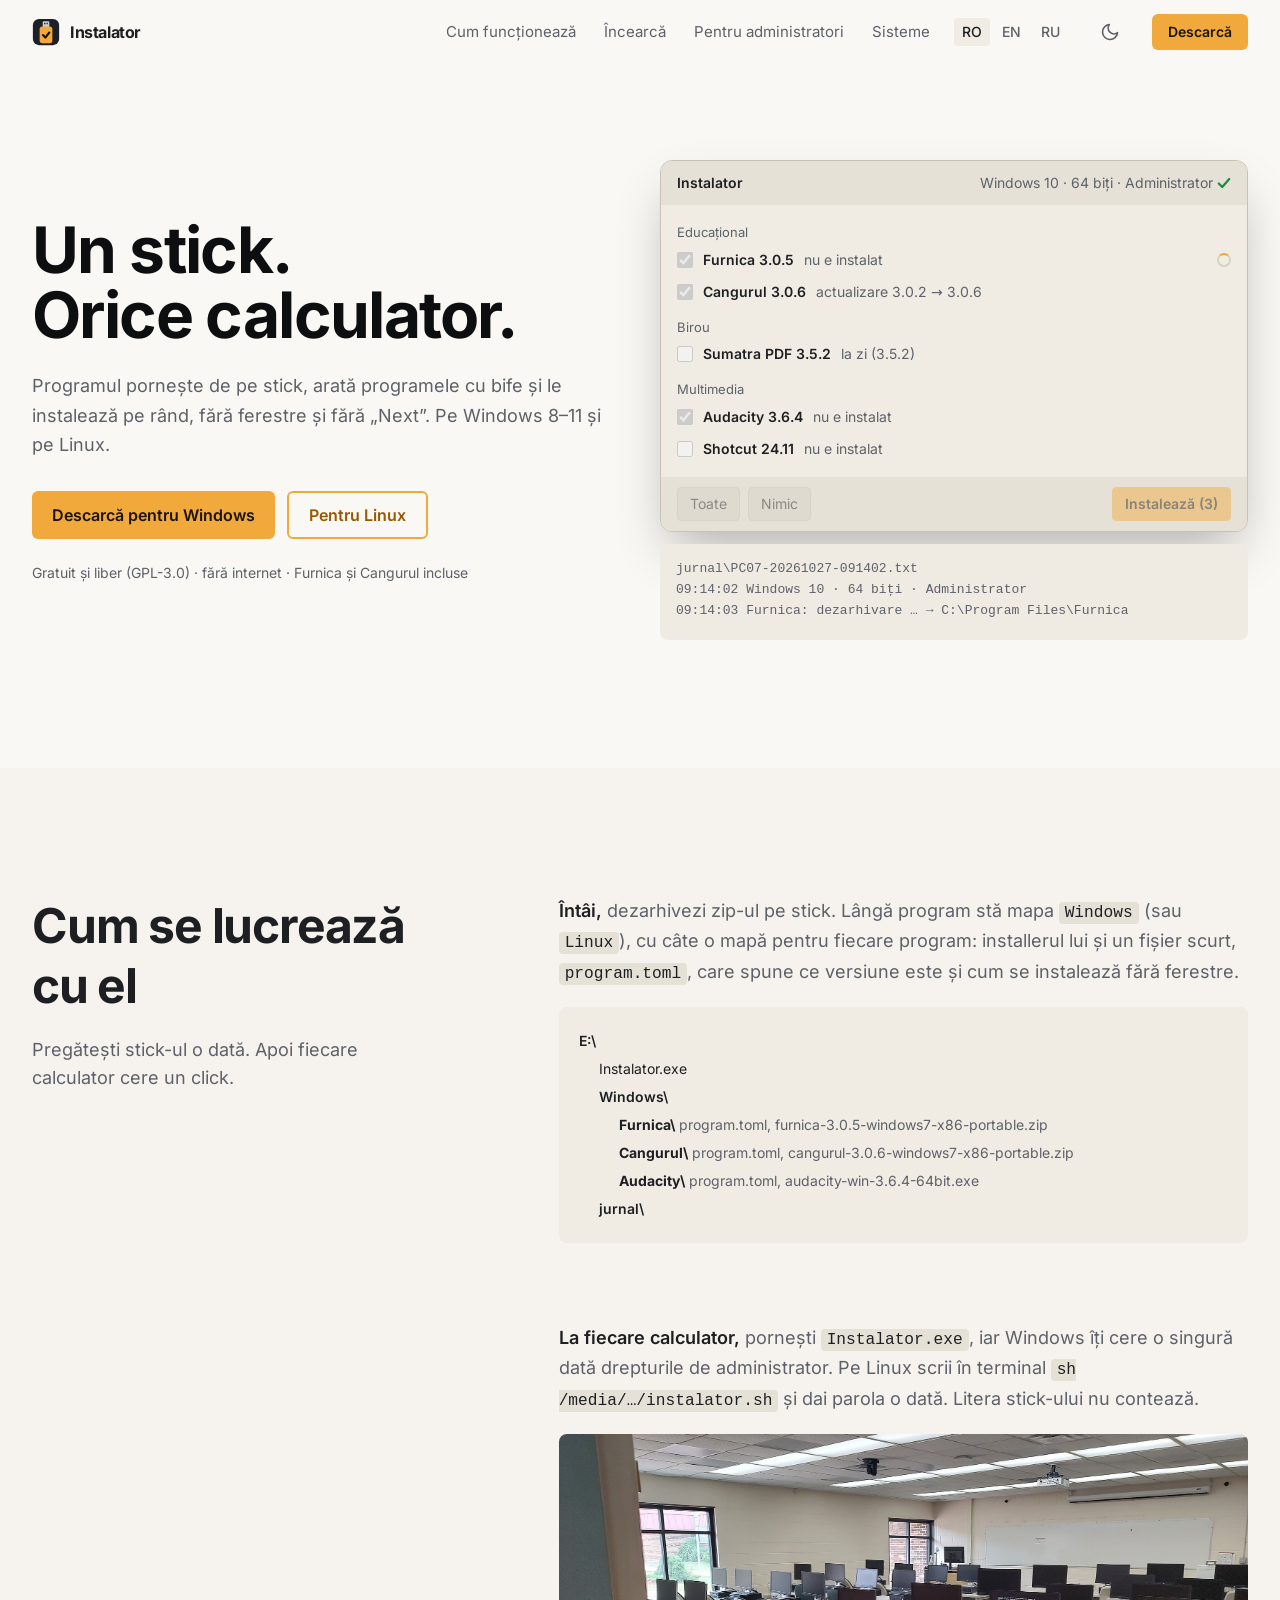
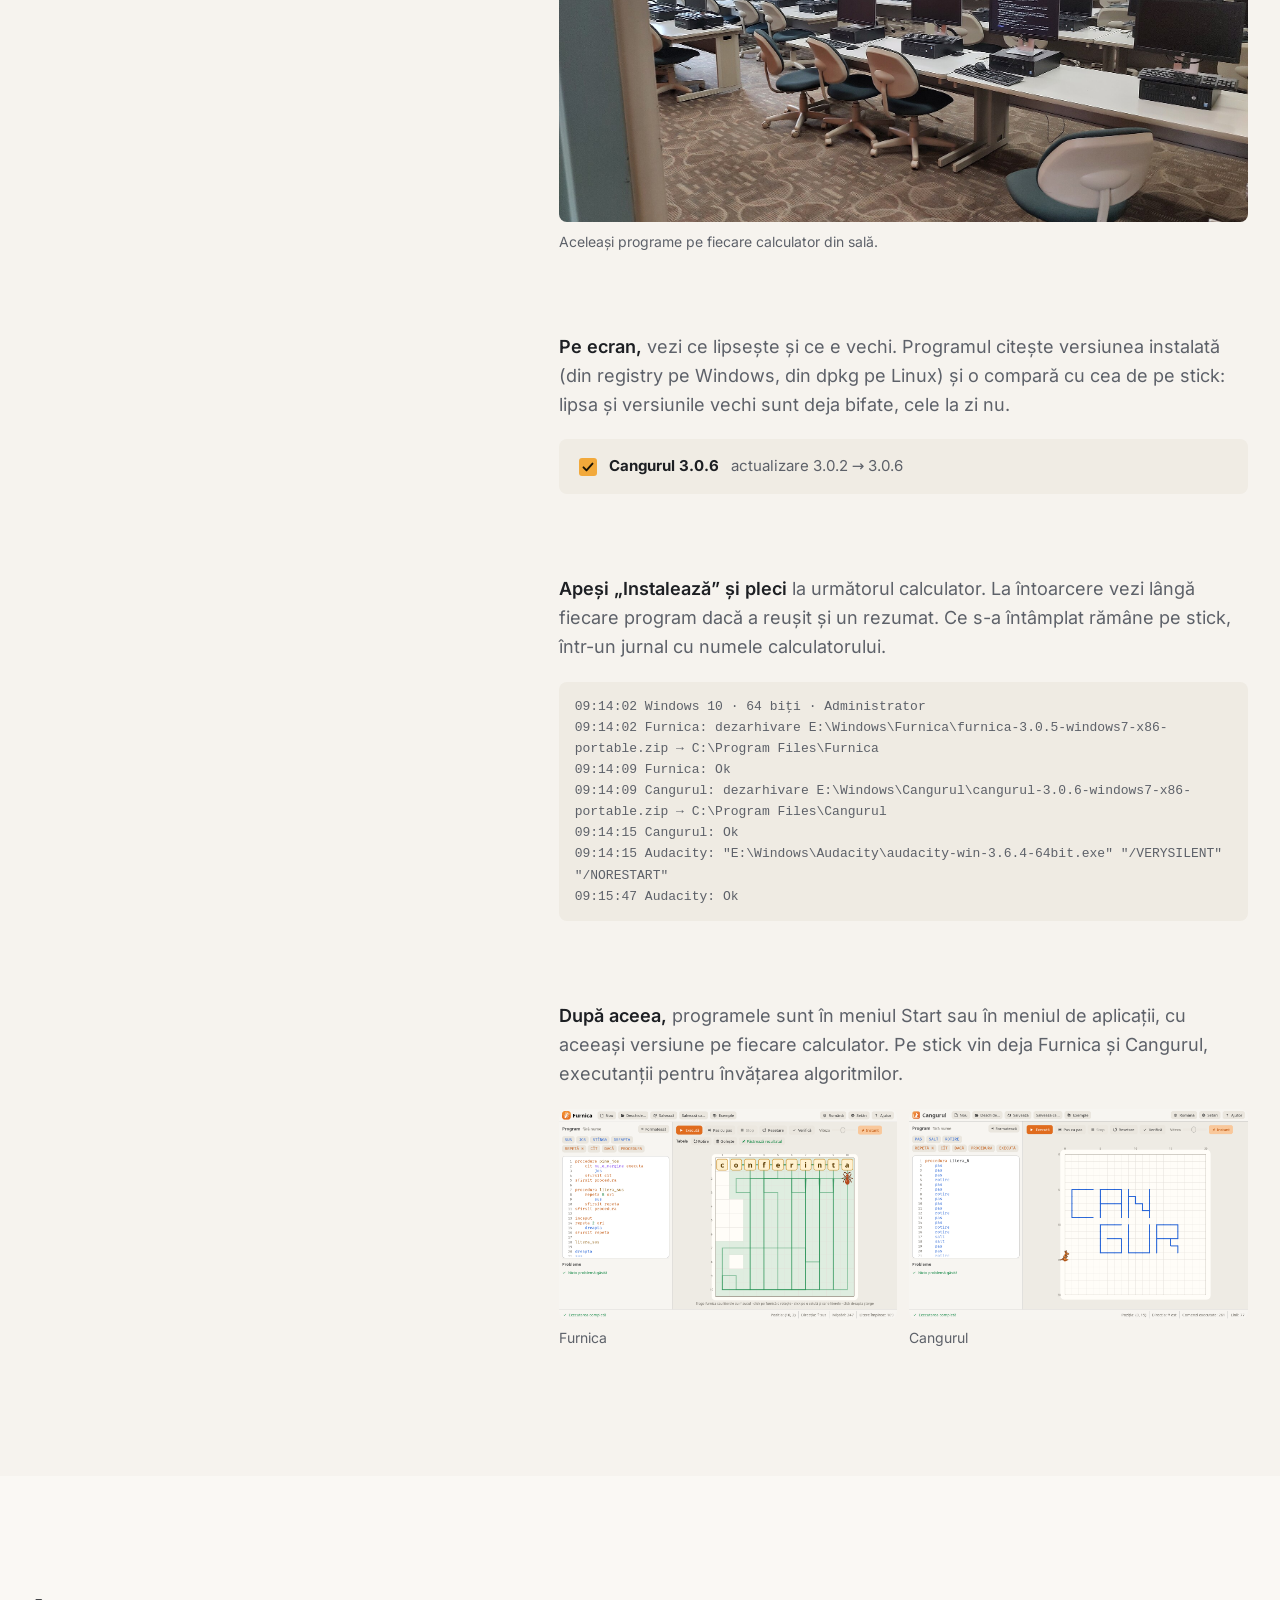
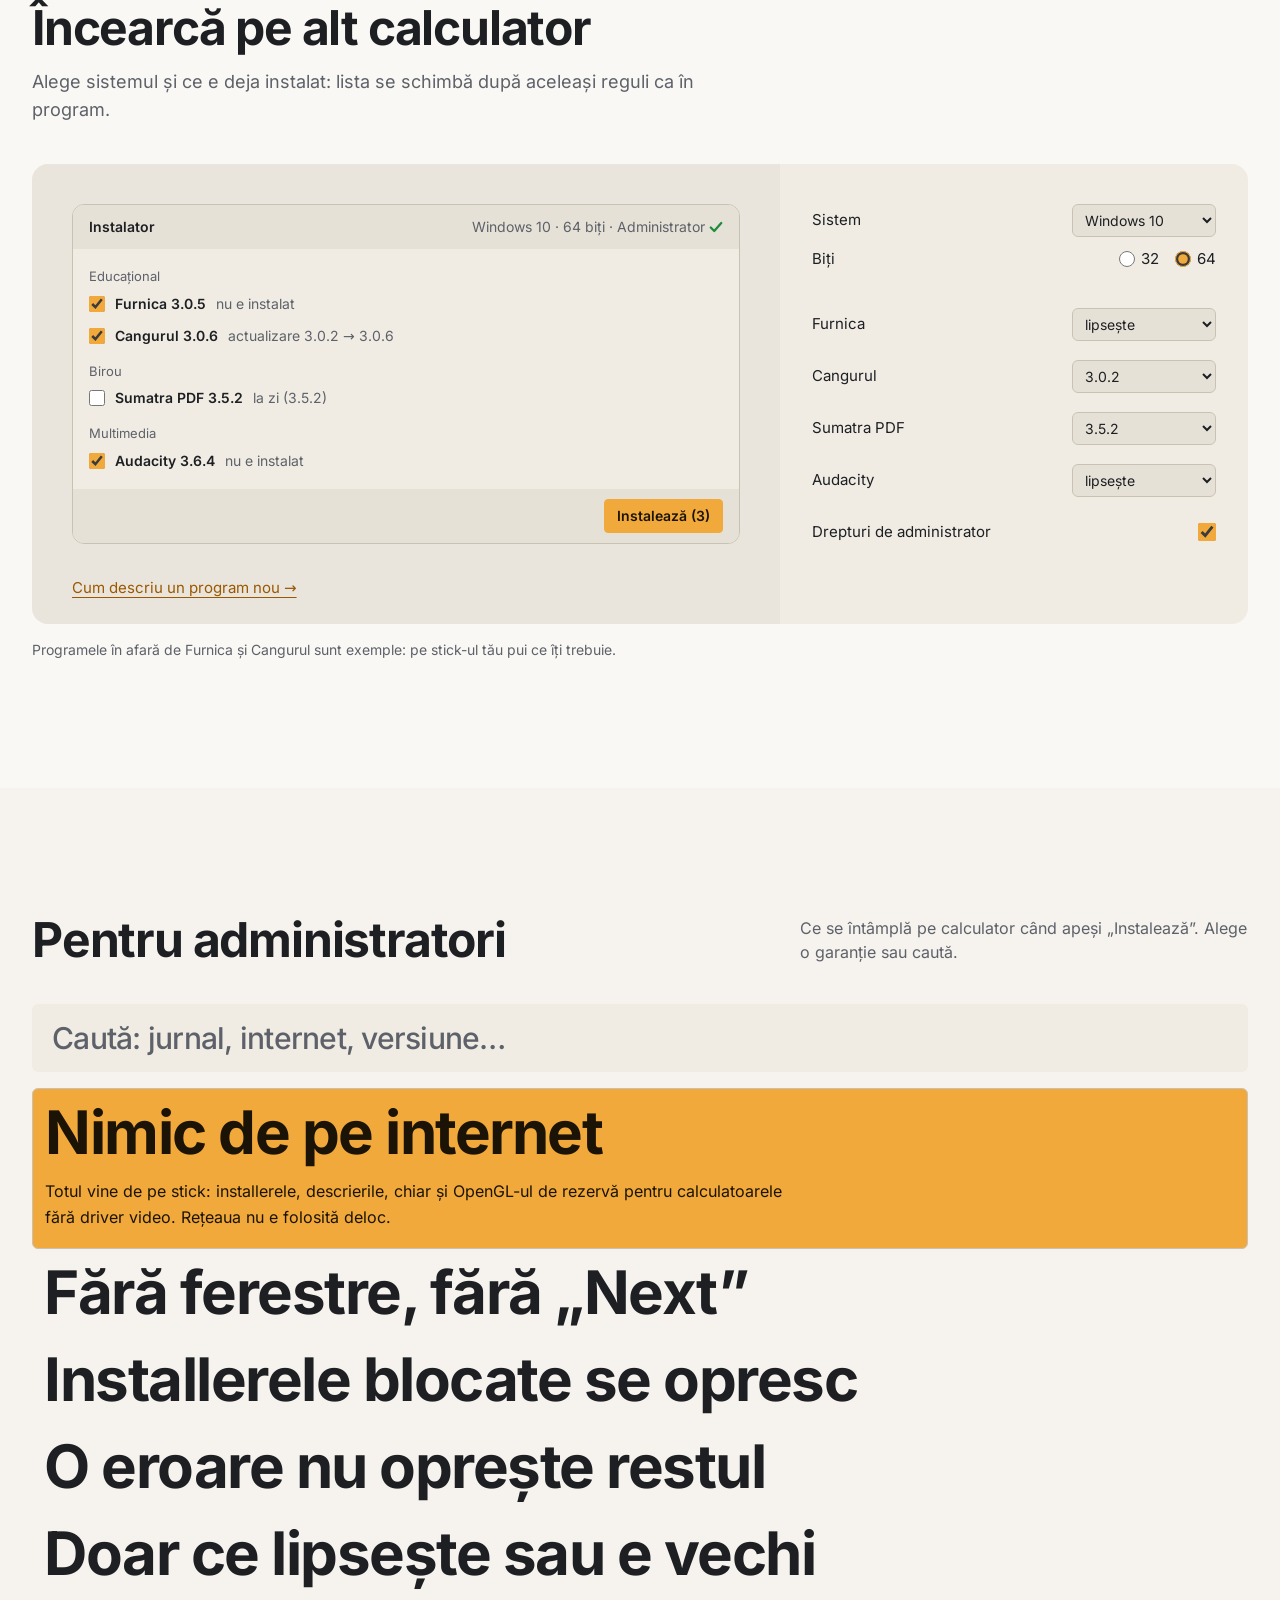
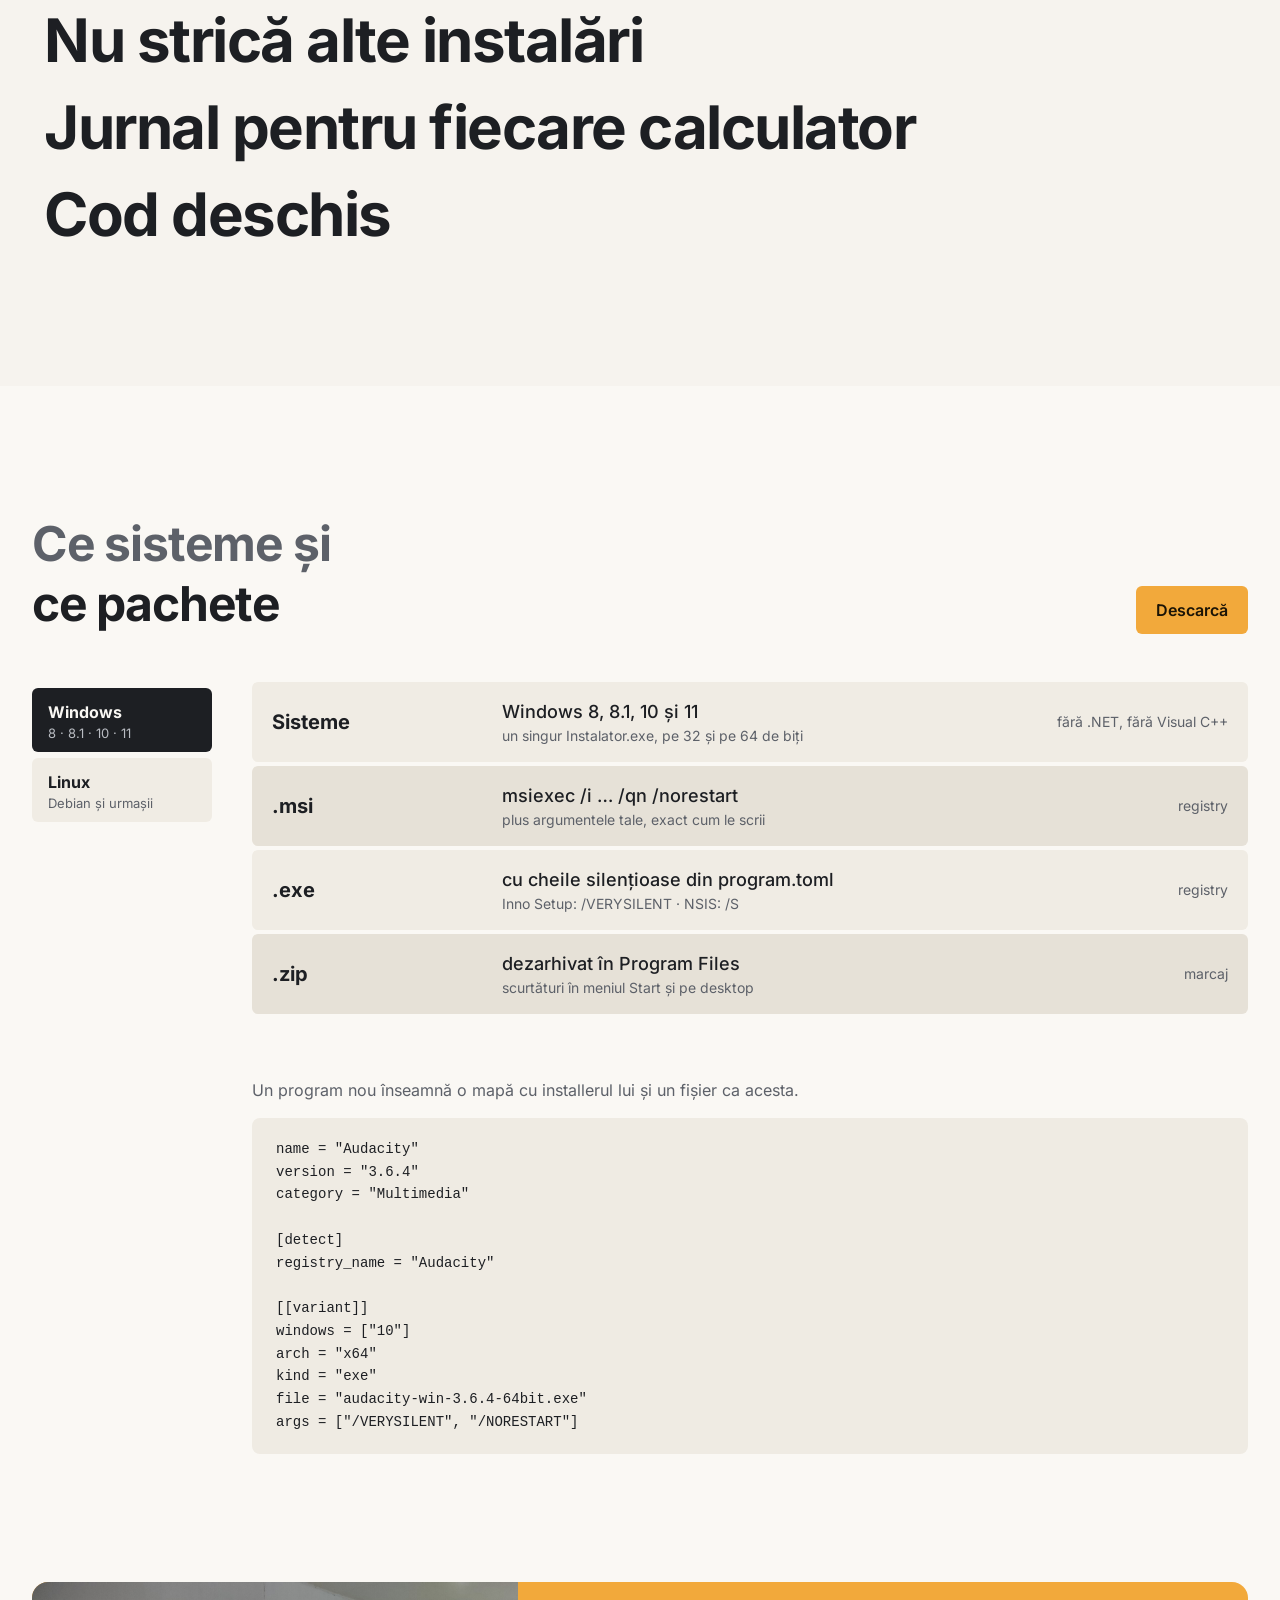
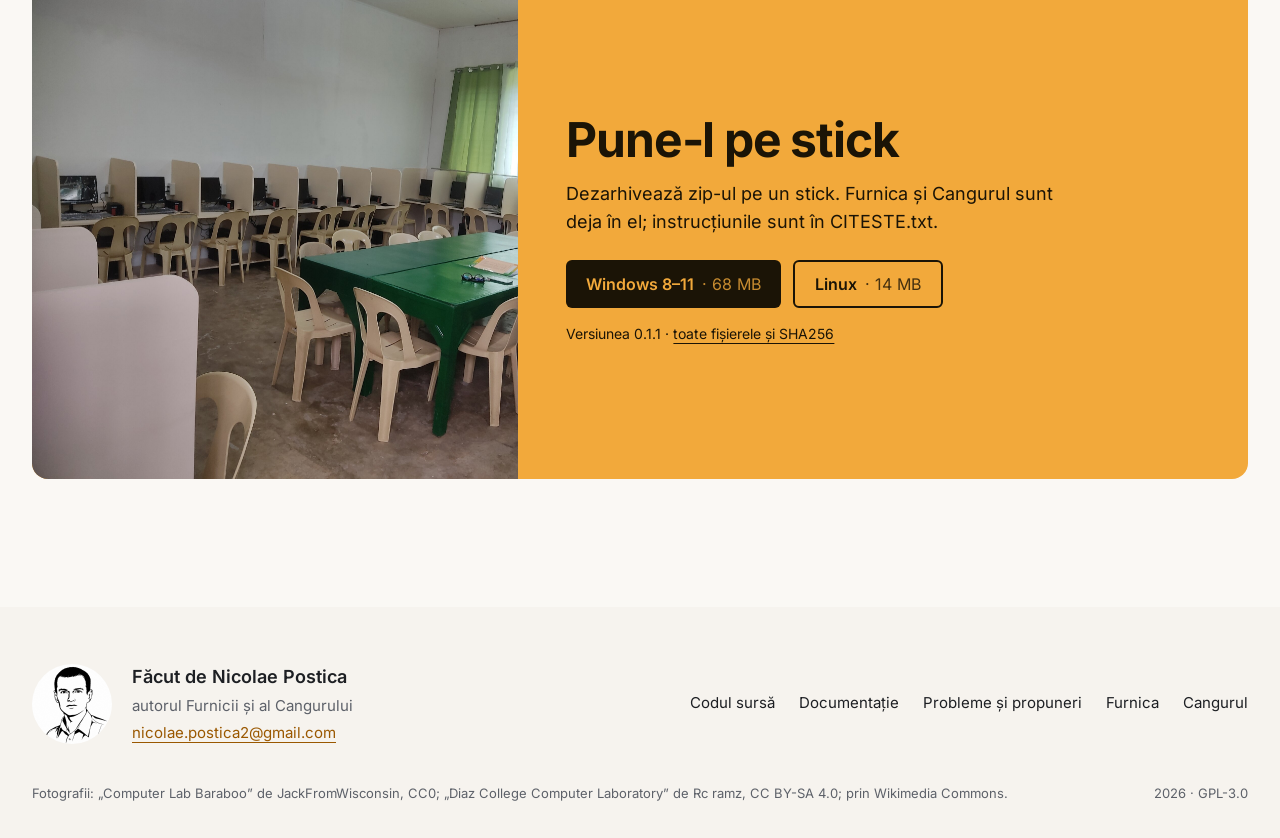
<file: site/index.html>
<!doctype html>
<html lang="ro">
<head>
<meta charset="utf-8">
<meta name="viewport" content="width=device-width, initial-scale=1">
<title>Instalator: toate calculatoarele de pe un singur stick</title>
<meta name="description" content="Programul pornește de pe stick și instalează pe rând, fără ferestre, programele bifate: pe Windows 8–11 și pe Ubuntu, Linux Mint, Q4OS, antiX. Liber, GPL-3.0.">
<meta property="og:title" content="Instalator">
<meta property="og:description" content="Un stick. Orice calculator. Instalare fără ferestre pe Windows și Linux.">
<meta property="og:image" content="https://nazdravan.github.io/installer/assets/laborator.jpg">
<link rel="alternate" hreflang="ro" href="https://nazdravan.github.io/installer/">
<link rel="alternate" hreflang="en" href="https://nazdravan.github.io/installer/en/">
<link rel="alternate" hreflang="ru" href="https://nazdravan.github.io/installer/ru/">
<link rel="alternate" hreflang="x-default" href="https://nazdravan.github.io/installer/">
<script>
  // Tema înainte de prima pictare: alegerea salvată, altfel cea a sistemului.
  try {
    var t = localStorage.getItem("tema");
    document.documentElement.dataset.theme = t || (matchMedia("(prefers-color-scheme: light)").matches ? "light" : "dark");
  } catch (e) {}
</script>
<link rel="icon" href="assets/favicon.svg" type="image/svg+xml">
<link rel="icon" href="assets/favicon-32.png" sizes="32x32" type="image/png">
<link rel="apple-touch-icon" href="assets/apple-touch-icon.png">
<link rel="preload" href="assets/inter-latin.woff2" as="font" type="font/woff2" crossorigin>
<link rel="stylesheet" href="style.css">
<script defer src="main.js"></script>
</head>
<body>

<header class="sticky top-0 z-20 bg-ground/95">
  <div class="container-page flex h-16 items-center gap-6">
    <a class="flex items-center gap-2.5 font-bold tracking-tight" href="./"><img src="assets/favicon.svg" width="28" height="28" alt="">Instalator</a>
    <nav class="ml-auto hidden gap-7 text-[15px] text-muted lg:flex" aria-label="Secțiuni">
      <a class="transition-colors hover:text-ink" href="#cum">Cum funcționează</a>
      <a class="transition-colors hover:text-ink" href="#incearca">Încearcă</a>
      <a class="transition-colors hover:text-ink" href="#garantii">Pentru administratori</a>
      <a class="transition-colors hover:text-ink" href="#sisteme">Sisteme</a>
    </nav>
    <nav class="ml-auto flex gap-1 text-sm lg:ml-0" aria-label="Limba">
      <a class="lang" href="" hreflang="ro" lang="ro" aria-current="page">RO</a>
      <a class="lang" href="en/" hreflang="en" lang="en" >EN</a>
      <a class="lang" href="ru/" hreflang="ru" lang="ru" >RU</a>
    </nav>
    <button type="button" id="theme" class="grid size-9 cursor-pointer place-items-center rounded-md text-muted transition-colors hover:bg-panel hover:text-ink" aria-label="Schimbă tema (deschisă / întunecată)" title="Schimbă tema (deschisă / întunecată)">
      <svg class="theme-sun size-5" viewBox="0 0 24 24" fill="none" stroke="currentColor" stroke-width="2" stroke-linecap="round" aria-hidden="true"><circle cx="12" cy="12" r="4"/><path d="M12 2v2M12 20v2M4.9 4.9l1.4 1.4M17.7 17.7l1.4 1.4M2 12h2M20 12h2M4.9 19.1l1.4-1.4M17.7 6.3l1.4-1.4"/></svg>
      <svg class="theme-moon size-5" viewBox="0 0 24 24" fill="none" stroke="currentColor" stroke-width="2" stroke-linecap="round" stroke-linejoin="round" aria-hidden="true"><path d="M21 12.8A9 9 0 1 1 11.2 3a7 7 0 0 0 9.8 9.8z"/></svg>
    </button>
    <a class="btn hidden px-4 py-2 text-sm sm:inline-flex" href="#descarca">Descarcă</a>
  </div>
</header>

<main>

<!-- Antet: textul la stânga, fereastra programului lucrând la dreapta. -->
<section class="container-page grid items-center gap-12 pt-14 pb-24 lg:grid-cols-12 lg:gap-10 lg:pt-24 lg:pb-32" aria-labelledby="titlu">
  <div class="animate-rise lg:col-span-6">
    <h1 id="titlu" class="text-[2.5rem] leading-[1.02] font-bold tracking-tight text-strong sm:text-6xl lg:text-[3.4rem] xl:text-[4rem]">Un stick.<br>Orice calculator.</h1>
    <p class="mt-6 max-w-xl text-lg leading-relaxed text-muted">Programul pornește de pe stick, arată programele cu bife și le instalează pe rând, fără ferestre și fără „Next”. Pe Windows 8–11 și pe Linux.</p>
    <div class="mt-8 flex flex-wrap gap-3">
      <a class="btn" href="#descarca">Descarcă pentru Windows</a>
      <a class="btn-outline" href="#descarca">Pentru Linux</a>
    </div>
    <p class="mt-6 text-sm text-muted">Gratuit și liber (GPL-3.0) · fără internet · Furnica și Cangurul incluse</p>
  </div>

  <div class="grid animate-rise gap-3 [animation-delay:.1s] lg:col-span-6">
    <div class="app" data-ui id="hero-app" aria-label="Fereastra Instalatorului, demonstrație">
      <div class="app-titlebar"><span>Instalator</span><span class="app-sys">Windows 10 · 64 biți · Administrator <i class="ic ok" role="img" aria-label="✓"></i></span></div>
      <div class="app-list">
        <div class="app-cat">Educațional</div>
        <label class="app-row"><input type="checkbox" checked data-name="Furnica"> <b>Furnica 3.0.5</b> <span class="st">nu e instalat</span> <span class="res"></span></label>
        <label class="app-row"><input type="checkbox" checked data-name="Cangurul"> <b>Cangurul 3.0.6</b> <span class="st">actualizare 3.0.2 → 3.0.6</span> <span class="res"></span></label>
        <div class="app-cat">Birou</div>
        <label class="app-row"><input type="checkbox" data-name="Sumatra PDF"> <b>Sumatra PDF 3.5.2</b> <span class="st">la zi (3.5.2)</span> <span class="res"></span></label>
        <div class="app-cat">Multimedia</div>
        <label class="app-row"><input type="checkbox" checked data-name="Audacity"> <b>Audacity 3.6.4</b> <span class="st">nu e instalat</span> <span class="res"></span></label>
        <label class="app-row"><input type="checkbox" data-name="Shotcut"> <b>Shotcut 24.11</b> <span class="st">nu e instalat</span> <span class="res"></span></label>
      </div>
      <div class="app-foot">
        <button type="button" class="app-btn" data-act="all">Toate</button>
        <button type="button" class="app-btn" data-act="none">Nimic</button>
        <span class="app-summary" aria-live="polite"></span>
        <button type="button" class="app-btn app-primary" data-act="install">Instalează (3)</button>
      </div>
    </div>
    <pre class="journal" id="hero-journal" aria-label="Jurnalul de pe stick"><code>jurnal\PC07-20261027-091402.txt
09:14:02 Windows 10 · 64 biți · Administrator</code></pre>
    <p class="text-sm text-muted"></p>
  </div>
</section>

<!-- Cum funcționează: titlul în stânga, pașii în dreapta. -->
<section id="cum" class="bg-panel/40 py-24 lg:py-32" aria-labelledby="cum-t">
  <div class="container-page grid gap-12 lg:grid-cols-12">
    <div class="lg:col-span-4">
      <h2 id="cum-t" class="text-4xl leading-tight font-bold tracking-tight lg:text-5xl">Cum se lucrează cu el</h2>
      <p class="mt-5 max-w-sm text-lg text-muted">Pregătești stick-ul o dată. Apoi fiecare calculator cere un click.</p>
    </div>

    <div class="grid gap-20 lg:col-span-7 lg:col-start-6">
      <div class="reveal grid gap-5">
        <p class="step"><b>Întâi,</b> dezarhivezi zip-ul pe stick. Lângă program stă mapa <code>Windows</code> (sau <code>Linux</code>), cu câte o mapă pentru fiecare program: installerul lui și un fișier scurt, <code>program.toml</code>, care spune ce versiune este și cum se instalează fără ferestre.</p>
        <div class="rounded-lg bg-panel p-5 text-sm leading-loose" data-ui>
          <div class="font-semibold">E:\</div>
          <div class="pl-5">Instalator.exe</div>
          <div class="pl-5 font-semibold">Windows\</div>
          <div class="pl-10"><b>Furnica\</b> <span class="block text-muted sm:inline">program.toml, furnica-3.0.5-windows7-x86-portable.zip</span></div>
          <div class="pl-10"><b>Cangurul\</b> <span class="block text-muted sm:inline">program.toml, cangurul-3.0.6-windows7-x86-portable.zip</span></div>
          <div class="pl-10"><b>Audacity\</b> <span class="block text-muted sm:inline">program.toml, audacity-win-3.6.4-64bit.exe</span></div>
          <div class="pl-5 font-semibold">jurnal\</div>
        </div>
      </div>

      <div class="reveal grid gap-5">
        <p class="step"><b>La fiecare calculator,</b> pornești <code>Instalator.exe</code>, iar Windows îți cere o singură dată drepturile de administrator. Pe Linux scrii în terminal <code>sh /media/…/instalator.sh</code> și dai parola o dată. Litera stick-ului nu contează.</p>
        <figure>
          <img class="aspect-video w-full rounded-lg object-cover" src="assets/laborator.jpg" width="1920" height="1440" alt="O sală cu rânduri de calculatoare și scaune goale" loading="lazy">
          <figcaption class="mt-2.5 text-sm text-muted">Aceleași programe pe fiecare calculator din sală.</figcaption>
        </figure>
      </div>

      <div class="reveal grid gap-5">
        <p class="step"><b>Pe ecran,</b> vezi ce lipsește și ce e vechi. Programul citește versiunea instalată (din registry pe Windows, din dpkg pe Linux) și o compară cu cea de pe stick: lipsa și versiunile vechi sunt deja bifate, cele la zi nu.</p>
        <div class="flex flex-wrap items-center gap-3 rounded-lg bg-panel px-5 py-4 text-[15px]" data-ui>
          <span class="grid size-[18px] place-items-center rounded-[3px] bg-amber text-amber-ink"><i class="ic text-xs" aria-hidden="true"></i></span>
          <b>Cangurul 3.0.6</b> <span class="text-muted">actualizare 3.0.2 → 3.0.6</span>
        </div>
      </div>

      <div class="reveal grid gap-5">
        <p class="step"><b>Apeși „Instalează” și pleci</b> la următorul calculator. La întoarcere vezi lângă fiecare program dacă a reușit și un rezumat. Ce s-a întâmplat rămâne pe stick, într-un jurnal cu numele calculatorului.</p>
<pre class="journal min-h-0"><code>09:14:02 Windows 10 · 64 biți · Administrator
09:14:02 Furnica: dezarhivare E:\Windows\Furnica\furnica-3.0.5-windows7-x86-portable.zip → C:\Program Files\Furnica
09:14:09 Furnica: Ok
09:14:09 Cangurul: dezarhivare E:\Windows\Cangurul\cangurul-3.0.6-windows7-x86-portable.zip → C:\Program Files\Cangurul
09:14:15 Cangurul: Ok
09:14:15 Audacity: "E:\Windows\Audacity\audacity-win-3.6.4-64bit.exe" "/VERYSILENT" "/NORESTART"
09:15:47 Audacity: Ok</code></pre>
      </div>

      <div class="reveal grid gap-5">
        <p class="step"><b>După aceea,</b> programele sunt în meniul Start sau în meniul de aplicații, cu aceeași versiune pe fiecare calculator. Pe stick vin deja Furnica și Cangurul, executanții pentru învățarea algoritmilor.</p>
        <div class="grid grid-cols-2 gap-3">
          <figure><img class="aspect-[16/10] w-full rounded-lg object-cover object-left-top" src="assets/furnica.png" width="1280" height="800" alt="Furnica: programul cu tabela de litere și editorul de comenzi" loading="lazy"><figcaption class="mt-2 text-sm text-muted">Furnica</figcaption></figure>
          <figure><img class="aspect-[16/10] w-full rounded-lg object-cover object-left-top" src="assets/cangurul.png" width="1280" height="800" alt="Cangurul: programul cu câmpul pe care cangurul desenează linii" loading="lazy"><figcaption class="mt-2 text-sm text-muted">Cangurul</figcaption></figure>
        </div>
      </div>
    </div>
  </div>
</section>

<!-- Încearcă: demonstrația și controalele ei. -->
<section id="incearca" class="py-24 lg:py-32" aria-labelledby="incearca-t">
  <div class="container-page">
    <div class="max-w-2xl">
      <h2 id="incearca-t" class="text-4xl font-bold tracking-tight lg:text-5xl">Încearcă pe alt calculator</h2>
      <p class="mt-4 text-lg text-muted">Alege sistemul și ce e deja instalat: lista se schimbă după aceleași reguli ca în program.</p>
    </div>
    <div class="panel relative mt-10 grid grid-cols-1 overflow-hidden rounded-2xl bg-panel lg:grid-cols-[1.6fr_1fr]">
      <div class="min-w-0 bg-panel-2/60 p-4 pb-6 sm:p-8 lg:p-10 lg:pb-20">
        <div class="app shadow-none" data-ui>
          <div class="app-titlebar"><span>Instalator</span><span class="app-sys" id="sim-sys">Windows 10 · 64 biți · Administrator</span></div>
          <div class="app-list" id="sim-list"></div>
          <div class="app-foot"><span class="app-summary"></span><span class="app-btn app-primary" id="sim-count">Instalează (0)</span></div>
        </div>
      </div>
      <form class="grid min-w-0 content-start gap-1 p-4 pb-16 text-[15px] sm:p-8" data-ui id="sim-form" aria-label="Calculatorul simulat">
        <label class="ctl"><span>Sistem</span>
          <select name="os" class="sel">
            <option value="win8">Windows 8.1</option>
            <option value="win10" selected>Windows 10</option>
            <option value="win11">Windows 11</option>
            <option value="ubuntu">Ubuntu 24.04</option>
            <option value="mint">Linux Mint 22</option>
            <option value="antix">antiX 23</option>
          </select>
        </label>
        <fieldset class="ctl">
          <legend class="float-left">Biți</legend>
          <span class="flex gap-4"><label class="flex items-center gap-1.5"><input class="size-4 accent-amber" type="radio" name="arch" value="x86"> 32</label><label class="flex items-center gap-1.5"><input class="size-4 accent-amber" type="radio" name="arch" value="x64" checked> 64</label></span>
        </fieldset>
        <label class="ctl"><span>Furnica</span>
          <select name="Furnica" class="sel"><option value="">lipsește</option><option value="3.0.2">3.0.2</option><option value="3.0.5">3.0.5</option><option value="msi">pusă din .msi</option></select>
        </label>
        <label class="ctl"><span>Cangurul</span>
          <select name="Cangurul" class="sel"><option value="">lipsește</option><option value="3.0.2" selected>3.0.2</option><option value="3.0.6">3.0.6</option></select>
        </label>
        <label class="ctl"><span>Sumatra PDF</span>
          <select name="Sumatra PDF" class="sel"><option value="">lipsește</option><option value="3.4.6">3.4.6</option><option value="3.5.2" selected>3.5.2</option></select>
        </label>
        <label class="ctl"><span>Audacity</span>
          <select name="Audacity" class="sel"><option value="" selected>lipsește</option><option value="3.6.4">3.6.4</option></select>
        </label>
        <label class="ctl"><span>Drepturi de administrator</span>
          <input class="size-[18px] accent-amber" type="checkbox" name="admin" checked>
        </label>
      </form>
      <a class="link absolute bottom-6 left-4 text-[15px] sm:left-8 lg:left-10" href="https://github.com/nazdravan/installer#cum-adaug-un-program">Cum descriu un program nou →</a>
    </div>
    <p class="mt-4 text-sm text-muted">Programele în afară de Furnica și Cangurul sunt exemple: pe stick-ul tău pui ce îți trebuie.</p>
  </div>
</section>

<!-- Pentru administratori: garanțiile ca un meniu de comenzi mărit. -->
<section id="garantii" class="bg-panel/40 py-24 lg:py-32" aria-labelledby="garantii-t" data-ui>
  <div class="container-page">
    <div class="flex flex-wrap items-end justify-between gap-6">
      <h2 id="garantii-t" class="text-4xl font-bold tracking-tight lg:text-5xl">Pentru administratori</h2>
      <p class="max-w-md text-muted">Ce se întâmplă pe calculator când apeși „Instalează”. Alege o garanție sau caută.</p>
    </div>
    <label class="mt-10 block"><span class="sr-only">Caută</span>
      <input type="search" id="g-filter" placeholder="Caută: jurnal, internet, versiune…" autocomplete="off" class="w-full rounded-md bg-panel px-5 py-4 text-xl font-medium tracking-tight placeholder:text-muted lg:text-3xl">
    </label>
    <ul class="glist mt-4" id="g-list">
      <li class="sel" tabindex="0"><span class="g-name">Nimic de pe internet</span><span class="g-text">Totul vine de pe stick: installerele, descrierile, chiar și OpenGL-ul de rezervă pentru calculatoarele fără driver video. Rețeaua nu e folosită deloc.</span></li>
      <li tabindex="0"><span class="g-name">Fără ferestre, fără „Next”</span><span class="g-text">msiexec rulează cu /qn /norestart, installerele .exe cu cheile silențioase din program.toml, apt-get cu -y. Calculatorul nu repornește singur.</span></li>
      <li tabindex="0"><span class="g-name">Installerele blocate se opresc</span><span class="g-text">Dacă un installer așteaptă totuși un click, după 30 de minute e oprit împreună cu procesele pornite de el, iar coada merge mai departe.</span></li>
      <li tabindex="0"><span class="g-name">O eroare nu oprește restul</span><span class="g-text">Fiecare program își primește rezultatul, iar o eroare vine cu motivul (codul de ieșire, mesajul lui apt); celelalte se instalează în continuare.</span></li>
      <li tabindex="0"><span class="g-name">Doar ce lipsește sau e vechi</span><span class="g-text">Versiunea instalată se citește din registry (ambele vederi pe 64 de biți), din dpkg sau din marcajul lăsat de instalator, și se compară cu cea de pe stick.</span></li>
      <li tabindex="0"><span class="g-name">Nu strică alte instalări</span><span class="g-text">Dacă un program a fost pus altfel în aceeași mapă (de exemplu din .msi), instalatorul îl lasă neatins și îți spune să-l dezinstalezi întâi.</span></li>
      <li tabindex="0"><span class="g-name">Jurnal pentru fiecare calculator</span><span class="g-text">Pe stick rămâne jurnal\NUMECALCULATOR-dată-oră.txt cu sistemul, comenzile rulate și rezultatul fiecăreia. Pe un stick protejat la scriere, instalarea merge fără jurnal.</span></li>
      <li tabindex="0"><span class="g-name">Cod deschis</span><span class="g-text">Scris în Rust, licență GPL-3.0. Codul, descrierile și build-urile sunt publice pe GitHub, cu sume de control SHA256 pentru fiecare arhivă.</span></li>
    </ul>
    <p class="g-empty mt-4 text-muted" hidden>Nimic găsit. Încearcă „jurnal”, „internet” sau „versiune”.</p>
  </div>
</section>

<!-- Sisteme: file și benzi. -->
<section id="sisteme" class="py-24 lg:py-32" aria-labelledby="sisteme-t">
  <div class="container-page">
    <div class="flex flex-wrap items-end justify-between gap-6">
      <h2 id="sisteme-t" class="text-4xl leading-tight font-bold tracking-tight lg:text-5xl"><span class="block text-muted">Ce sisteme și</span> ce pachete</h2>
      <a class="btn" href="#descarca">Descarcă</a>
    </div>
    <div class="mt-12 grid gap-4 lg:grid-cols-[180px_1fr] lg:gap-10">
      <div class="sticky top-16 z-10 grid grid-cols-2 content-start gap-1.5 bg-ground py-1.5 lg:static lg:grid-cols-1 lg:bg-transparent" role="tablist" aria-label="Sistem">
        <button class="tab" role="tab" aria-selected="true" aria-controls="t-win" id="tab-win"><b>Windows</b><span>8 · 8.1 · 10 · 11</span></button>
        <button class="tab" role="tab" aria-selected="false" aria-controls="t-lin" id="tab-lin"><b>Linux</b><span>Debian și urmașii</span></button>
      </div>
      <div class="grid gap-1" role="tabpanel" id="t-win" aria-labelledby="tab-win">
        <div class="band bg-panel"><b class="text-xl">Sisteme</b><span class="grid text-lg font-medium">Windows 8, 8.1, 10 și 11<small>un singur Instalator.exe, pe 32 și pe 64 de biți</small></span><span class="text-sm text-muted">fără .NET, fără Visual C++</span></div>
        <div class="band bg-panel-2"><b class="text-xl">.msi</b><span class="grid text-lg font-medium">msiexec /i … /qn /norestart<small>plus argumentele tale, exact cum le scrii</small></span><span class="text-sm text-muted">registry</span></div>
        <div class="band bg-panel"><b class="text-xl">.exe</b><span class="grid text-lg font-medium">cu cheile silențioase din program.toml<small>Inno Setup: /VERYSILENT · NSIS: /S</small></span><span class="text-sm text-muted">registry</span></div>
        <div class="band bg-panel-2"><b class="text-xl">.zip</b><span class="grid text-lg font-medium">dezarhivat în Program Files<small>scurtături în meniul Start și pe desktop</small></span><span class="text-sm text-muted">marcaj</span></div>
      </div>
      <div class="grid gap-1 lg:col-start-2" role="tabpanel" id="t-lin" aria-labelledby="tab-lin" hidden>
        <div class="band bg-panel"><b class="text-xl">Sisteme</b><span class="grid text-lg font-medium">Ubuntu 22.04+, Linux Mint 21+, Q4OS, antiX<small>64 de biți; pornire cu sh instalator.sh</small></span><span class="text-sm text-muted">pkexec / sudo</span></div>
        <div class="band bg-panel-2"><b class="text-xl">.deb</b><span class="grid text-lg font-medium">apt-get install -y<small>aduce și dependențele, așteaptă dacă apt e ocupat</small></span><span class="text-sm text-muted">dpkg</span></div>
        <div class="band bg-panel"><b class="text-xl">AppImage</b><span class="grid text-lg font-medium">dezarhivat în /opt<small>fără FUSE, apare în meniul de aplicații</small></span><span class="text-sm text-muted">marcaj</span></div>
        <div class="band bg-panel-2"><b class="text-xl">.rpm</b><span class="grid text-lg font-medium">prin alien<small>doar dacă programul nu are deb sau AppImage</small></span><span class="text-sm text-muted">dpkg</span></div>
      </div>
      <div class="grid gap-4 lg:col-start-2">
        <p class="mt-6 text-muted">Un program nou înseamnă o mapă cu installerul lui și un fișier ca acesta.</p>
<pre class="overflow-x-auto rounded-lg bg-sunk px-6 py-5 font-mono text-sm leading-relaxed"><code>name = "Audacity"
version = "3.6.4"
category = "Multimedia"

[detect]
registry_name = "Audacity"

[[variant]]
windows = ["10"]
arch = "x64"
kind = "exe"
file = "audacity-win-3.6.4-64bit.exe"
args = ["/VERYSILENT", "/NORESTART"]</code></pre>
      </div>
    </div>
  </div>
</section>

<!-- Descărcare -->
<section id="descarca" class="pb-24 lg:pb-32" aria-labelledby="descarca-t">
  <div class="container-page">
    <div class="grid overflow-hidden rounded-2xl bg-amber text-amber-ink md:grid-cols-[2fr_3fr]">
      <img class="h-56 w-full object-cover md:h-full" src="assets/laborator-2.jpg" width="1920" height="1964" alt="O sală cu calculatoare în boxe de lemn" loading="lazy">
      <div class="flex flex-col justify-center gap-4 p-8 sm:p-12">
        <h2 id="descarca-t" class="text-4xl font-bold tracking-tight lg:text-5xl">Pune-l pe stick</h2>
        <p class="max-w-lg text-lg">Dezarhivează zip-ul pe un stick. Furnica și Cangurul sunt deja în el; instrucțiunile sunt în CITESTE.txt.</p>
        <div class="mt-2 flex flex-wrap gap-3">
          <a class="inline-flex items-center gap-2 rounded-md bg-amber-ink px-5 py-3 font-semibold text-[#f2a93b] transition hover:-translate-y-px hover:bg-[#2a2010]" id="dl-win" href="https://github.com/nazdravan/installer/releases/latest">Windows 8–11 <span class="font-normal opacity-80" data-size="windows">· 68 MB</span></a>
          <a class="inline-flex items-center gap-2 rounded-md border-2 border-amber-ink px-5 py-2.5 font-semibold transition hover:bg-amber-ink/10" id="dl-lin" href="https://github.com/nazdravan/installer/releases/latest">Linux <span class="font-normal opacity-80" data-size="linux">· 14 MB</span></a>
        </div>
        <p class="text-sm"><span id="dl-ver" data-prefix="Versiunea">Versiunea 0.1.1</span> · <a class="underline underline-offset-4" href="https://github.com/nazdravan/installer/releases/latest">toate fișierele și SHA256</a></p>
      </div>
    </div>
  </div>
</section>

</main>

<footer class="bg-panel/40 pt-14 pb-10 text-[15px]">
  <div class="container-page grid gap-10 md:grid-cols-[1fr_auto] md:items-center">
    <div class="flex items-center gap-5">
      <a href="https://github.com/nicolaepostica" class="shrink-0"><img class="size-20 rounded-full object-cover" src="assets/author.png" width="320" height="320" alt="Portretul autorului, Nicolae Postica" loading="lazy"></a>
      <div>
        <p class="text-lg font-semibold">Făcut de Nicolae Postica</p>
        <p class="mt-1 text-muted">autorul Furnicii și al Cangurului</p>
        <p class="mt-1"><a class="link" href="mailto:nicolae.postica2@gmail.com">nicolae.postica2@gmail.com</a></p>
      </div>
    </div>
    <nav class="flex flex-wrap gap-x-6 gap-y-2" aria-label="Legături">
      <a class="underline-offset-4 hover:underline" href="https://github.com/nazdravan/installer">Codul sursă</a>
      <a class="underline-offset-4 hover:underline" href="https://github.com/nazdravan/installer#readme">Documentație</a>
      <a class="underline-offset-4 hover:underline" href="https://github.com/nazdravan/installer/issues">Probleme și propuneri</a>
      <a class="underline-offset-4 hover:underline" href="https://nazdravan.github.io/furnica/">Furnica</a>
      <a class="underline-offset-4 hover:underline" href="https://nazdravan.github.io/cangurul/">Cangurul</a>
    </nav>
  </div>
  <div class="container-page mt-10 flex flex-wrap justify-between gap-4 text-[13px] text-muted">
    <p>Fotografii: <a href="https://commons.wikimedia.org/wiki/File:Computer_Lab_Baraboo.jpg">„Computer Lab Baraboo”</a> de JackFromWisconsin, <a href="https://creativecommons.org/publicdomain/zero/1.0/deed.en">CC0</a>; <a href="https://commons.wikimedia.org/wiki/File:Diaz_College_Computer_Laboratory.jpg">„Diaz College Computer Laboratory”</a> de Rc ramz, <a href="https://creativecommons.org/licenses/by-sa/4.0">CC BY-SA 4.0</a>; prin Wikimedia Commons.</p>
    <p>2026 · GPL-3.0</p>
  </div>
</footer>

</body>
</html>
</file>
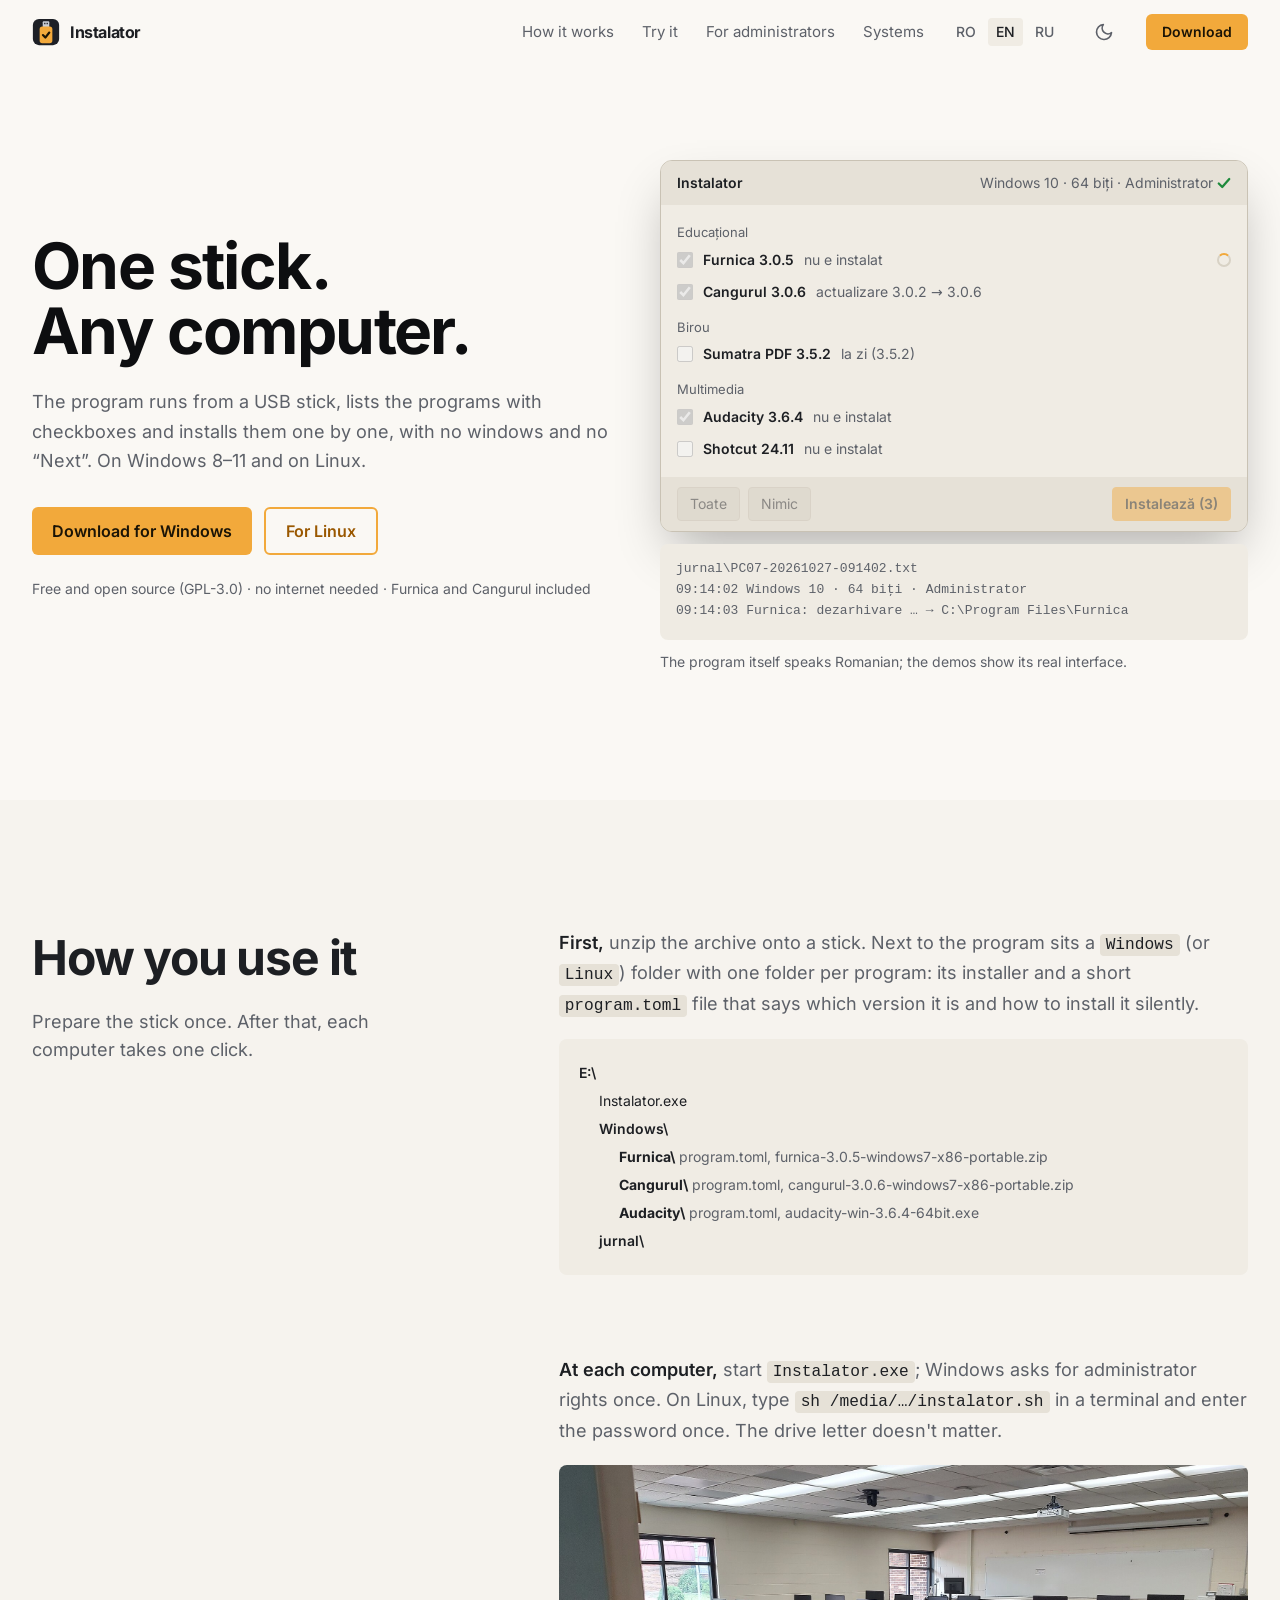
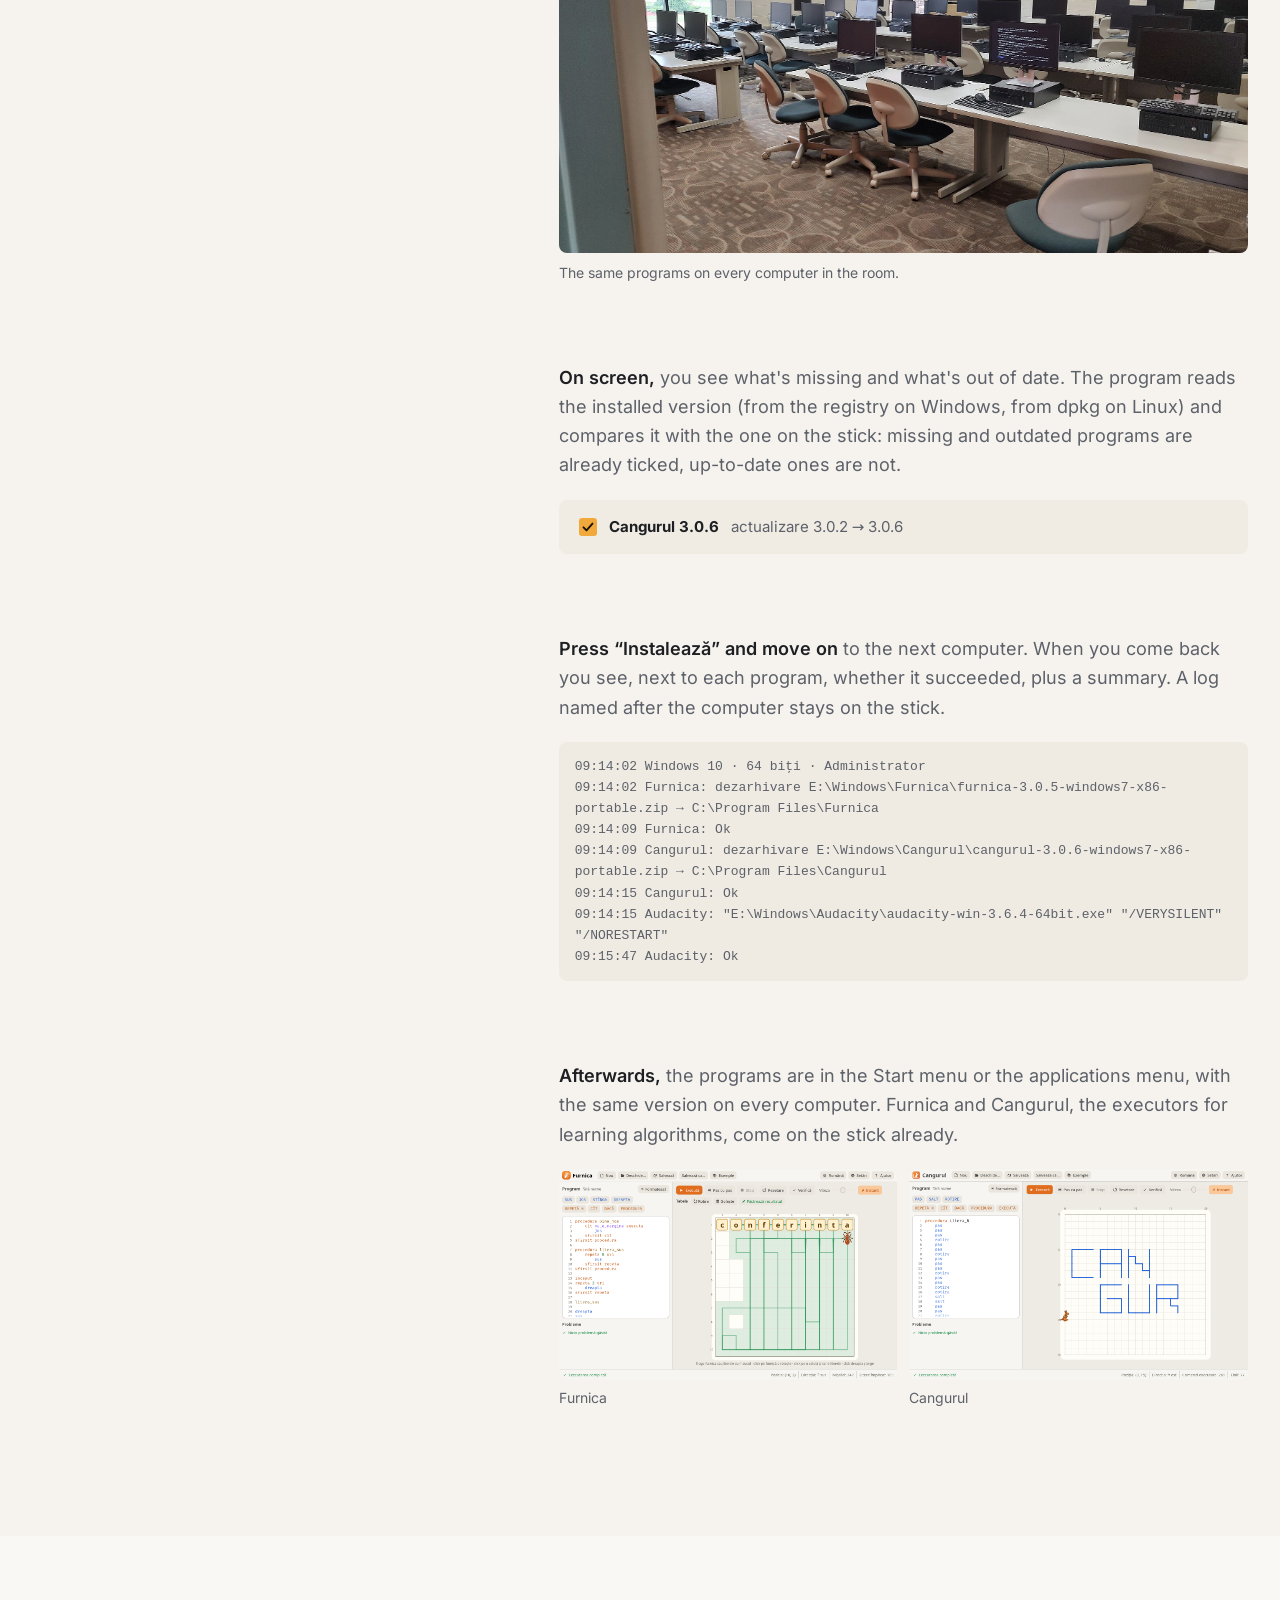
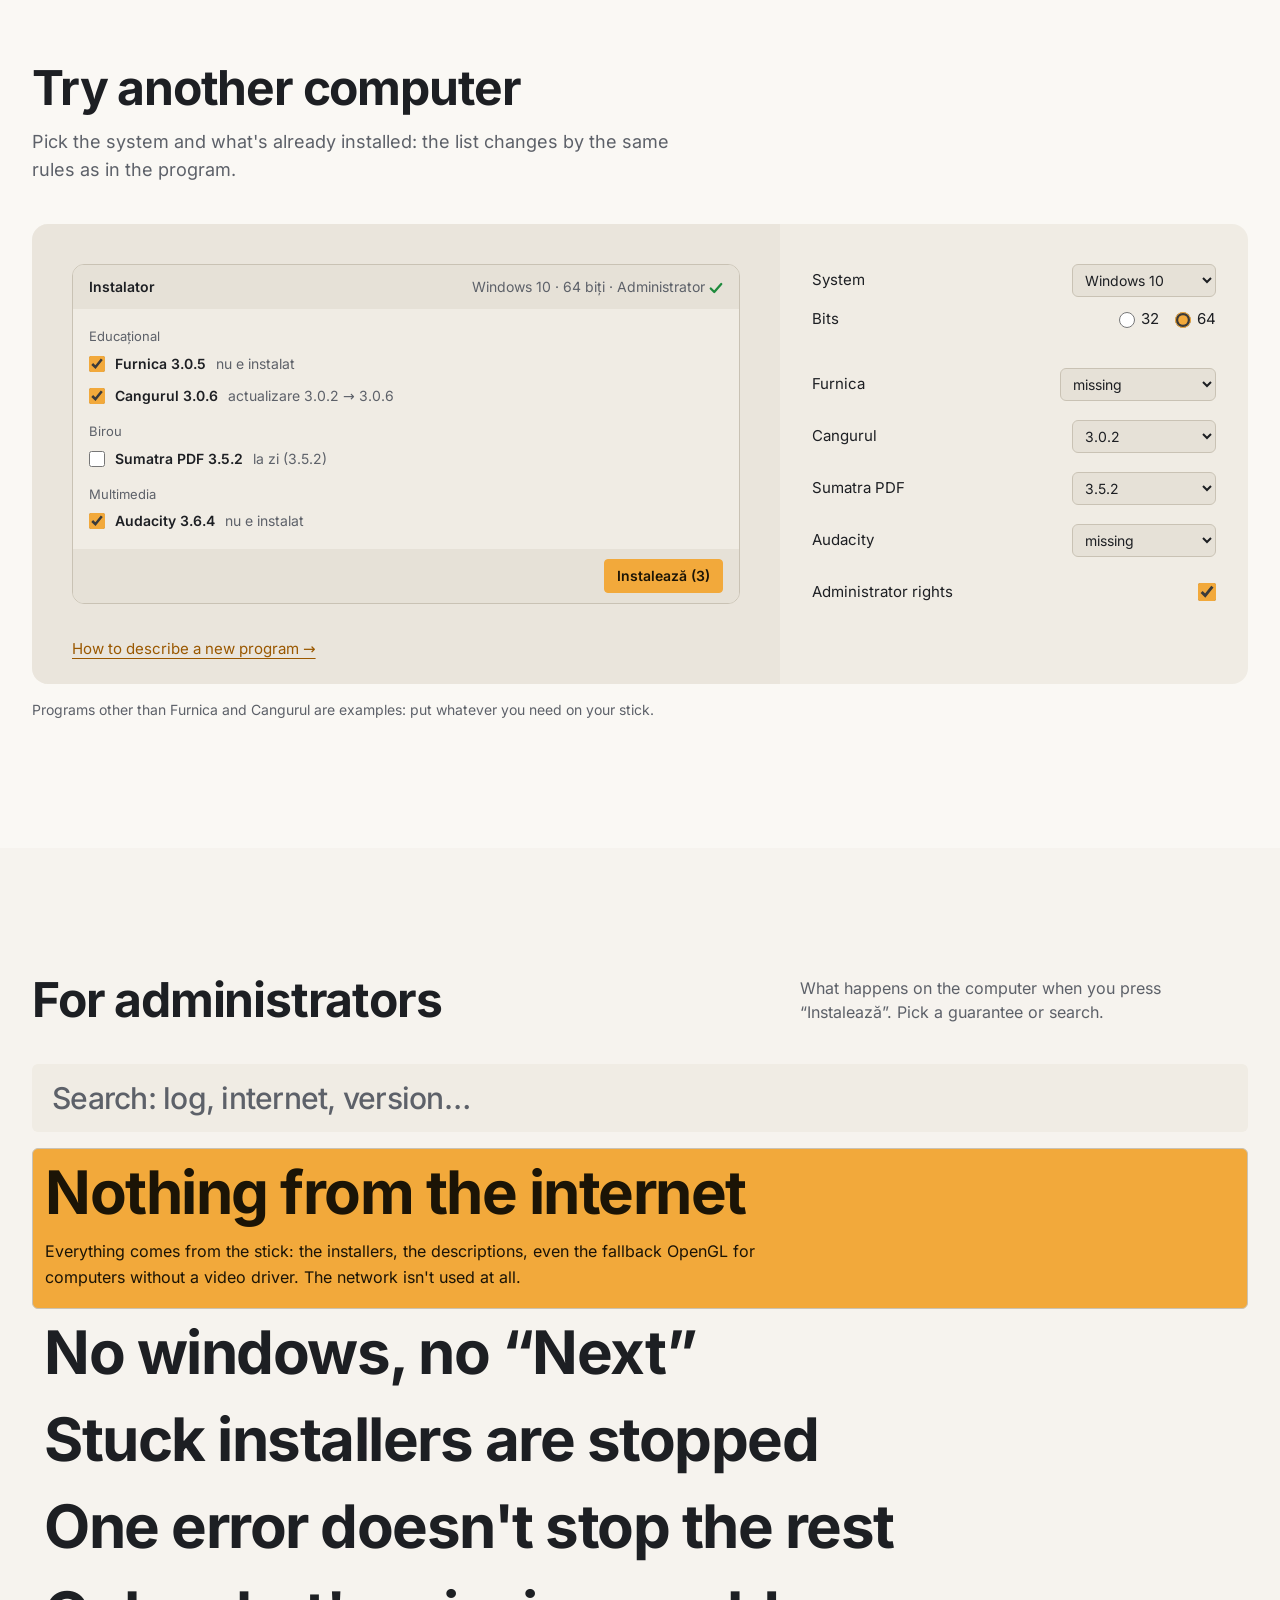
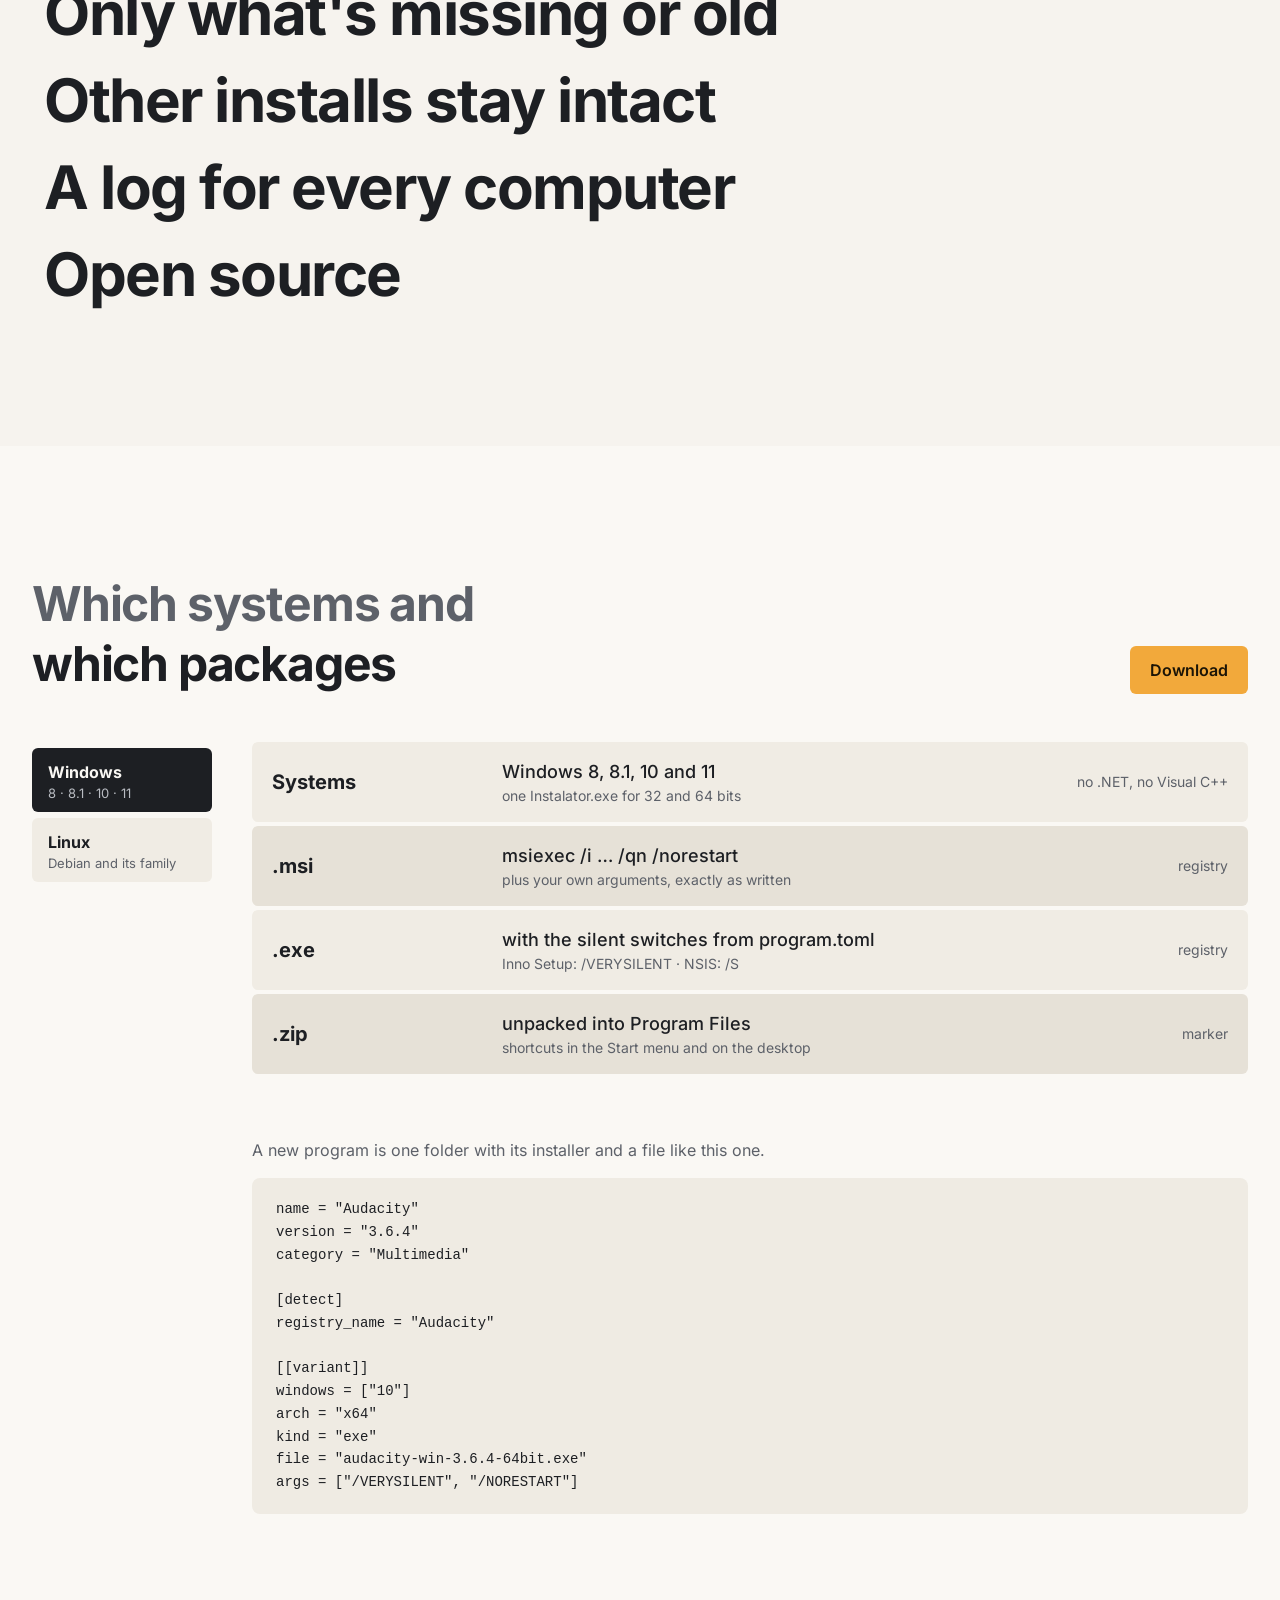
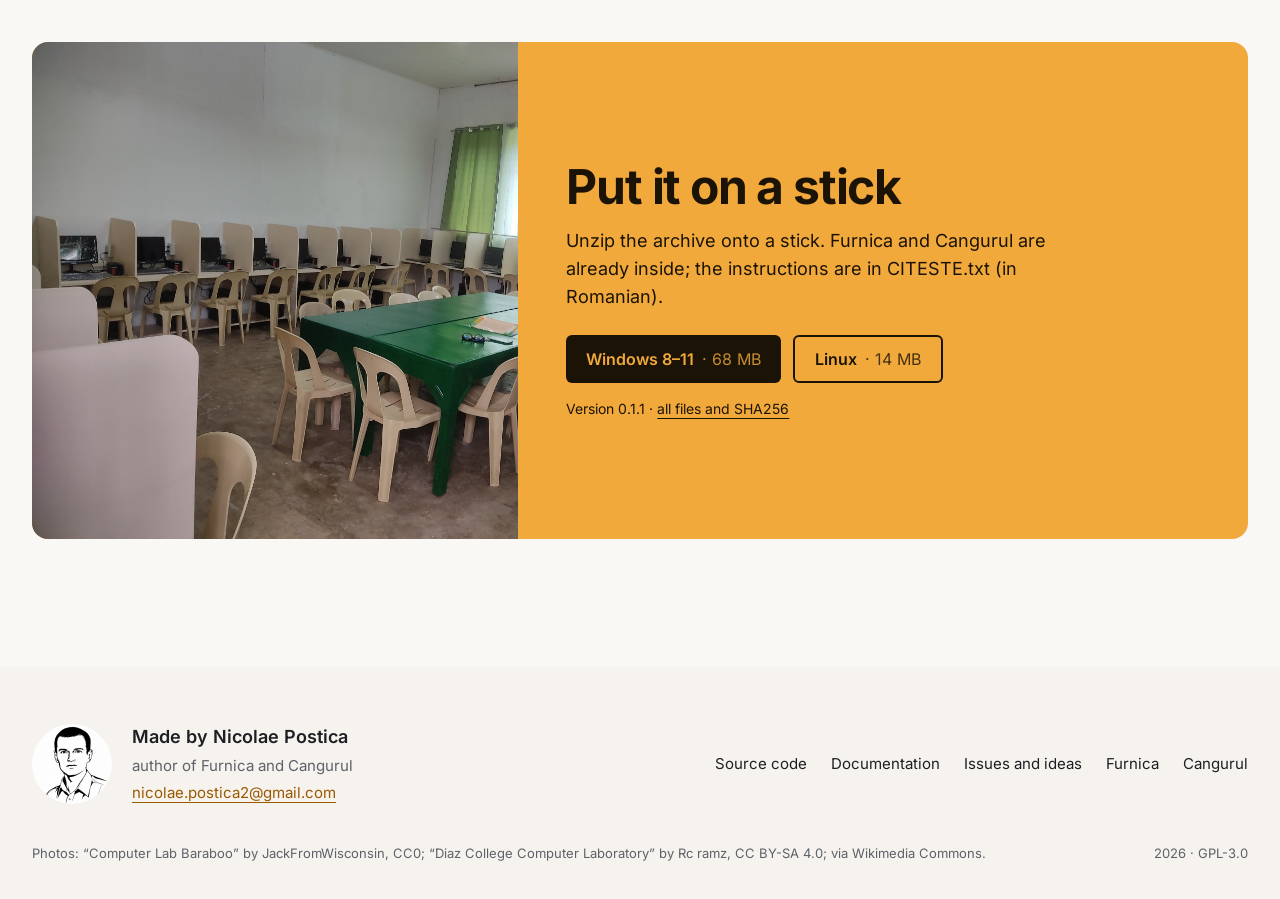
<file: site/en/index.html>
<!doctype html>
<html lang="en">
<head>
<meta charset="utf-8">
<meta name="viewport" content="width=device-width, initial-scale=1">
<title>Instalator: every computer from one USB stick</title>
<meta name="description" content="Runs from a USB stick and silently installs the ticked programs one by one: on Windows 8–11 and on Ubuntu, Linux Mint, Q4OS, antiX. Free, GPL-3.0.">
<meta property="og:title" content="Instalator">
<meta property="og:description" content="One stick. Any computer. Silent installs on Windows and Linux.">
<meta property="og:image" content="https://nazdravan.github.io/installer/assets/laborator.jpg">
<link rel="alternate" hreflang="ro" href="https://nazdravan.github.io/installer/">
<link rel="alternate" hreflang="en" href="https://nazdravan.github.io/installer/en/">
<link rel="alternate" hreflang="ru" href="https://nazdravan.github.io/installer/ru/">
<link rel="alternate" hreflang="x-default" href="https://nazdravan.github.io/installer/">
<script>
  // Tema înainte de prima pictare: alegerea salvată, altfel cea a sistemului.
  try {
    var t = localStorage.getItem("tema");
    document.documentElement.dataset.theme = t || (matchMedia("(prefers-color-scheme: light)").matches ? "light" : "dark");
  } catch (e) {}
</script>
<link rel="icon" href="../assets/favicon.svg" type="image/svg+xml">
<link rel="icon" href="../assets/favicon-32.png" sizes="32x32" type="image/png">
<link rel="apple-touch-icon" href="../assets/apple-touch-icon.png">
<link rel="preload" href="../assets/inter-latin.woff2" as="font" type="font/woff2" crossorigin>
<link rel="stylesheet" href="../style.css">
<script defer src="../main.js"></script>
</head>
<body>

<header class="sticky top-0 z-20 bg-ground/95">
  <div class="container-page flex h-16 items-center gap-6">
    <a class="flex items-center gap-2.5 font-bold tracking-tight" href="../"><img src="../assets/favicon.svg" width="28" height="28" alt="">Instalator</a>
    <nav class="ml-auto hidden gap-7 text-[15px] text-muted lg:flex" aria-label="Sections">
      <a class="transition-colors hover:text-ink" href="#cum">How it works</a>
      <a class="transition-colors hover:text-ink" href="#incearca">Try it</a>
      <a class="transition-colors hover:text-ink" href="#garantii">For administrators</a>
      <a class="transition-colors hover:text-ink" href="#sisteme">Systems</a>
    </nav>
    <nav class="ml-auto flex gap-1 text-sm lg:ml-0" aria-label="Language">
      <a class="lang" href="../" hreflang="ro" lang="ro" >RO</a>
      <a class="lang" href="../en/" hreflang="en" lang="en" aria-current="page">EN</a>
      <a class="lang" href="../ru/" hreflang="ru" lang="ru" >RU</a>
    </nav>
    <button type="button" id="theme" class="grid size-9 cursor-pointer place-items-center rounded-md text-muted transition-colors hover:bg-panel hover:text-ink" aria-label="Switch theme (light / dark)" title="Switch theme (light / dark)">
      <svg class="theme-sun size-5" viewBox="0 0 24 24" fill="none" stroke="currentColor" stroke-width="2" stroke-linecap="round" aria-hidden="true"><circle cx="12" cy="12" r="4"/><path d="M12 2v2M12 20v2M4.9 4.9l1.4 1.4M17.7 17.7l1.4 1.4M2 12h2M20 12h2M4.9 19.1l1.4-1.4M17.7 6.3l1.4-1.4"/></svg>
      <svg class="theme-moon size-5" viewBox="0 0 24 24" fill="none" stroke="currentColor" stroke-width="2" stroke-linecap="round" stroke-linejoin="round" aria-hidden="true"><path d="M21 12.8A9 9 0 1 1 11.2 3a7 7 0 0 0 9.8 9.8z"/></svg>
    </button>
    <a class="btn hidden px-4 py-2 text-sm sm:inline-flex" href="#descarca">Download</a>
  </div>
</header>

<main>

<!-- Antet: textul la stânga, fereastra programului lucrând la dreapta. -->
<section class="container-page grid items-center gap-12 pt-14 pb-24 lg:grid-cols-12 lg:gap-10 lg:pt-24 lg:pb-32" aria-labelledby="titlu">
  <div class="animate-rise lg:col-span-6">
    <h1 id="titlu" class="text-[2.5rem] leading-[1.02] font-bold tracking-tight text-strong sm:text-6xl lg:text-[3.4rem] xl:text-[4rem]">One stick.<br>Any computer.</h1>
    <p class="mt-6 max-w-xl text-lg leading-relaxed text-muted">The program runs from a USB stick, lists the programs with checkboxes and installs them one by one, with no windows and no “Next”. On Windows 8–11 and on Linux.</p>
    <div class="mt-8 flex flex-wrap gap-3">
      <a class="btn" href="#descarca">Download for Windows</a>
      <a class="btn-outline" href="#descarca">For Linux</a>
    </div>
    <p class="mt-6 text-sm text-muted">Free and open source (GPL-3.0) · no internet needed · Furnica and Cangurul included</p>
  </div>

  <div class="grid animate-rise gap-3 [animation-delay:.1s] lg:col-span-6">
    <div class="app" data-ui id="hero-app" aria-label="The installer window, demo">
      <div class="app-titlebar"><span>Instalator</span><span class="app-sys">Windows 10 · 64 biți · Administrator <i class="ic ok" role="img" aria-label="✓"></i></span></div>
      <div class="app-list">
        <div class="app-cat">Educațional</div>
        <label class="app-row"><input type="checkbox" checked data-name="Furnica"> <b>Furnica 3.0.5</b> <span class="st">nu e instalat</span> <span class="res"></span></label>
        <label class="app-row"><input type="checkbox" checked data-name="Cangurul"> <b>Cangurul 3.0.6</b> <span class="st">actualizare 3.0.2 → 3.0.6</span> <span class="res"></span></label>
        <div class="app-cat">Birou</div>
        <label class="app-row"><input type="checkbox" data-name="Sumatra PDF"> <b>Sumatra PDF 3.5.2</b> <span class="st">la zi (3.5.2)</span> <span class="res"></span></label>
        <div class="app-cat">Multimedia</div>
        <label class="app-row"><input type="checkbox" checked data-name="Audacity"> <b>Audacity 3.6.4</b> <span class="st">nu e instalat</span> <span class="res"></span></label>
        <label class="app-row"><input type="checkbox" data-name="Shotcut"> <b>Shotcut 24.11</b> <span class="st">nu e instalat</span> <span class="res"></span></label>
      </div>
      <div class="app-foot">
        <button type="button" class="app-btn" data-act="all">Toate</button>
        <button type="button" class="app-btn" data-act="none">Nimic</button>
        <span class="app-summary" aria-live="polite"></span>
        <button type="button" class="app-btn app-primary" data-act="install">Instalează (3)</button>
      </div>
    </div>
    <pre class="journal" id="hero-journal" aria-label="The log on the stick"><code>jurnal\PC07-20261027-091402.txt
09:14:02 Windows 10 · 64 biți · Administrator</code></pre>
    <p class="text-sm text-muted">The program itself speaks Romanian; the demos show its real interface.</p>
  </div>
</section>

<!-- Cum funcționează: titlul în stânga, pașii în dreapta. -->
<section id="cum" class="bg-panel/40 py-24 lg:py-32" aria-labelledby="cum-t">
  <div class="container-page grid gap-12 lg:grid-cols-12">
    <div class="lg:col-span-4">
      <h2 id="cum-t" class="text-4xl leading-tight font-bold tracking-tight lg:text-5xl">How you use it</h2>
      <p class="mt-5 max-w-sm text-lg text-muted">Prepare the stick once. After that, each computer takes one click.</p>
    </div>

    <div class="grid gap-20 lg:col-span-7 lg:col-start-6">
      <div class="reveal grid gap-5">
        <p class="step"><b>First,</b> unzip the archive onto a stick. Next to the program sits a <code>Windows</code> (or <code>Linux</code>) folder with one folder per program: its installer and a short <code>program.toml</code> file that says which version it is and how to install it silently.</p>
        <div class="rounded-lg bg-panel p-5 text-sm leading-loose" data-ui>
          <div class="font-semibold">E:\</div>
          <div class="pl-5">Instalator.exe</div>
          <div class="pl-5 font-semibold">Windows\</div>
          <div class="pl-10"><b>Furnica\</b> <span class="block text-muted sm:inline">program.toml, furnica-3.0.5-windows7-x86-portable.zip</span></div>
          <div class="pl-10"><b>Cangurul\</b> <span class="block text-muted sm:inline">program.toml, cangurul-3.0.6-windows7-x86-portable.zip</span></div>
          <div class="pl-10"><b>Audacity\</b> <span class="block text-muted sm:inline">program.toml, audacity-win-3.6.4-64bit.exe</span></div>
          <div class="pl-5 font-semibold">jurnal\</div>
        </div>
      </div>

      <div class="reveal grid gap-5">
        <p class="step"><b>At each computer,</b> start <code>Instalator.exe</code>; Windows asks for administrator rights once. On Linux, type <code>sh /media/…/instalator.sh</code> in a terminal and enter the password once. The drive letter doesn't matter.</p>
        <figure>
          <img class="aspect-video w-full rounded-lg object-cover" src="../assets/laborator.jpg" width="1920" height="1440" alt="A room with rows of computers and empty chairs" loading="lazy">
          <figcaption class="mt-2.5 text-sm text-muted">The same programs on every computer in the room.</figcaption>
        </figure>
      </div>

      <div class="reveal grid gap-5">
        <p class="step"><b>On screen,</b> you see what's missing and what's out of date. The program reads the installed version (from the registry on Windows, from dpkg on Linux) and compares it with the one on the stick: missing and outdated programs are already ticked, up-to-date ones are not.</p>
        <div class="flex flex-wrap items-center gap-3 rounded-lg bg-panel px-5 py-4 text-[15px]" data-ui>
          <span class="grid size-[18px] place-items-center rounded-[3px] bg-amber text-amber-ink"><i class="ic text-xs" aria-hidden="true"></i></span>
          <b>Cangurul 3.0.6</b> <span class="text-muted">actualizare 3.0.2 → 3.0.6</span>
        </div>
      </div>

      <div class="reveal grid gap-5">
        <p class="step"><b>Press “Instalează” and move on</b> to the next computer. When you come back you see, next to each program, whether it succeeded, plus a summary. A log named after the computer stays on the stick.</p>
<pre class="journal min-h-0"><code>09:14:02 Windows 10 · 64 biți · Administrator
09:14:02 Furnica: dezarhivare E:\Windows\Furnica\furnica-3.0.5-windows7-x86-portable.zip → C:\Program Files\Furnica
09:14:09 Furnica: Ok
09:14:09 Cangurul: dezarhivare E:\Windows\Cangurul\cangurul-3.0.6-windows7-x86-portable.zip → C:\Program Files\Cangurul
09:14:15 Cangurul: Ok
09:14:15 Audacity: "E:\Windows\Audacity\audacity-win-3.6.4-64bit.exe" "/VERYSILENT" "/NORESTART"
09:15:47 Audacity: Ok</code></pre>
      </div>

      <div class="reveal grid gap-5">
        <p class="step"><b>Afterwards,</b> the programs are in the Start menu or the applications menu, with the same version on every computer. Furnica and Cangurul, the executors for learning algorithms, come on the stick already.</p>
        <div class="grid grid-cols-2 gap-3">
          <figure><img class="aspect-[16/10] w-full rounded-lg object-cover object-left-top" src="../assets/furnica.png" width="1280" height="800" alt="Furnica: the letter grid and the command editor" loading="lazy"><figcaption class="mt-2 text-sm text-muted">Furnica</figcaption></figure>
          <figure><img class="aspect-[16/10] w-full rounded-lg object-cover object-left-top" src="../assets/cangurul.png" width="1280" height="800" alt="Cangurul: the field where the kangaroo draws lines" loading="lazy"><figcaption class="mt-2 text-sm text-muted">Cangurul</figcaption></figure>
        </div>
      </div>
    </div>
  </div>
</section>

<!-- Încearcă: demonstrația și controalele ei. -->
<section id="incearca" class="py-24 lg:py-32" aria-labelledby="incearca-t">
  <div class="container-page">
    <div class="max-w-2xl">
      <h2 id="incearca-t" class="text-4xl font-bold tracking-tight lg:text-5xl">Try another computer</h2>
      <p class="mt-4 text-lg text-muted">Pick the system and what's already installed: the list changes by the same rules as in the program.</p>
    </div>
    <div class="panel relative mt-10 grid grid-cols-1 overflow-hidden rounded-2xl bg-panel lg:grid-cols-[1.6fr_1fr]">
      <div class="min-w-0 bg-panel-2/60 p-4 pb-6 sm:p-8 lg:p-10 lg:pb-20">
        <div class="app shadow-none" data-ui>
          <div class="app-titlebar"><span>Instalator</span><span class="app-sys" id="sim-sys">Windows 10 · 64 biți · Administrator</span></div>
          <div class="app-list" id="sim-list"></div>
          <div class="app-foot"><span class="app-summary"></span><span class="app-btn app-primary" id="sim-count">Instalează (0)</span></div>
        </div>
      </div>
      <form class="grid min-w-0 content-start gap-1 p-4 pb-16 text-[15px] sm:p-8" data-ui id="sim-form" aria-label="The simulated computer">
        <label class="ctl"><span>System</span>
          <select name="os" class="sel">
            <option value="win8">Windows 8.1</option>
            <option value="win10" selected>Windows 10</option>
            <option value="win11">Windows 11</option>
            <option value="ubuntu">Ubuntu 24.04</option>
            <option value="mint">Linux Mint 22</option>
            <option value="antix">antiX 23</option>
          </select>
        </label>
        <fieldset class="ctl">
          <legend class="float-left">Bits</legend>
          <span class="flex gap-4"><label class="flex items-center gap-1.5"><input class="size-4 accent-amber" type="radio" name="arch" value="x86"> 32</label><label class="flex items-center gap-1.5"><input class="size-4 accent-amber" type="radio" name="arch" value="x64" checked> 64</label></span>
        </fieldset>
        <label class="ctl"><span>Furnica</span>
          <select name="Furnica" class="sel"><option value="">missing</option><option value="3.0.2">3.0.2</option><option value="3.0.5">3.0.5</option><option value="msi">installed from .msi</option></select>
        </label>
        <label class="ctl"><span>Cangurul</span>
          <select name="Cangurul" class="sel"><option value="">missing</option><option value="3.0.2" selected>3.0.2</option><option value="3.0.6">3.0.6</option></select>
        </label>
        <label class="ctl"><span>Sumatra PDF</span>
          <select name="Sumatra PDF" class="sel"><option value="">missing</option><option value="3.4.6">3.4.6</option><option value="3.5.2" selected>3.5.2</option></select>
        </label>
        <label class="ctl"><span>Audacity</span>
          <select name="Audacity" class="sel"><option value="" selected>missing</option><option value="3.6.4">3.6.4</option></select>
        </label>
        <label class="ctl"><span>Administrator rights</span>
          <input class="size-[18px] accent-amber" type="checkbox" name="admin" checked>
        </label>
      </form>
      <a class="link absolute bottom-6 left-4 text-[15px] sm:left-8 lg:left-10" href="https://github.com/nazdravan/installer#cum-adaug-un-program">How to describe a new program →</a>
    </div>
    <p class="mt-4 text-sm text-muted">Programs other than Furnica and Cangurul are examples: put whatever you need on your stick.</p>
  </div>
</section>

<!-- Pentru administratori: garanțiile ca un meniu de comenzi mărit. -->
<section id="garantii" class="bg-panel/40 py-24 lg:py-32" aria-labelledby="garantii-t" data-ui>
  <div class="container-page">
    <div class="flex flex-wrap items-end justify-between gap-6">
      <h2 id="garantii-t" class="text-4xl font-bold tracking-tight lg:text-5xl">For administrators</h2>
      <p class="max-w-md text-muted">What happens on the computer when you press “Instalează”. Pick a guarantee or search.</p>
    </div>
    <label class="mt-10 block"><span class="sr-only">Search</span>
      <input type="search" id="g-filter" placeholder="Search: log, internet, version…" autocomplete="off" class="w-full rounded-md bg-panel px-5 py-4 text-xl font-medium tracking-tight placeholder:text-muted lg:text-3xl">
    </label>
    <ul class="glist mt-4" id="g-list">
      <li class="sel" tabindex="0"><span class="g-name">Nothing from the internet</span><span class="g-text">Everything comes from the stick: the installers, the descriptions, even the fallback OpenGL for computers without a video driver. The network isn't used at all.</span></li>
      <li tabindex="0"><span class="g-name">No windows, no “Next”</span><span class="g-text">msiexec runs with /qn /norestart, .exe installers with the silent switches from program.toml, apt-get with -y. The computer never restarts on its own.</span></li>
      <li tabindex="0"><span class="g-name">Stuck installers are stopped</span><span class="g-text">If an installer still waits for a click, after 30 minutes it is stopped together with the processes it started, and the queue moves on.</span></li>
      <li tabindex="0"><span class="g-name">One error doesn't stop the rest</span><span class="g-text">Each program gets its own result, and an error comes with its reason (the exit code, apt's message); the others keep installing.</span></li>
      <li tabindex="0"><span class="g-name">Only what's missing or old</span><span class="g-text">The installed version is read from the registry (both views on 64-bit), from dpkg or from the marker left by the installer, and compared with the one on the stick.</span></li>
      <li tabindex="0"><span class="g-name">Other installs stay intact</span><span class="g-text">If a program was put into the same folder some other way (from an .msi, say), the installer leaves it alone and tells you to uninstall it first.</span></li>
      <li tabindex="0"><span class="g-name">A log for every computer</span><span class="g-text">The stick keeps jurnal\COMPUTERNAME-date-time.txt with the system, the commands run and the result of each. On a write-protected stick, installing works without a log.</span></li>
      <li tabindex="0"><span class="g-name">Open source</span><span class="g-text">Written in Rust, GPL-3.0. The code, the descriptions and the builds are public on GitHub, with SHA256 checksums for every archive.</span></li>
    </ul>
    <p class="g-empty mt-4 text-muted" hidden>Nothing found. Try “log”, “internet” or “version”.</p>
  </div>
</section>

<!-- Sisteme: file și benzi. -->
<section id="sisteme" class="py-24 lg:py-32" aria-labelledby="sisteme-t">
  <div class="container-page">
    <div class="flex flex-wrap items-end justify-between gap-6">
      <h2 id="sisteme-t" class="text-4xl leading-tight font-bold tracking-tight lg:text-5xl"><span class="block text-muted">Which systems and</span> which packages</h2>
      <a class="btn" href="#descarca">Download</a>
    </div>
    <div class="mt-12 grid gap-4 lg:grid-cols-[180px_1fr] lg:gap-10">
      <div class="sticky top-16 z-10 grid grid-cols-2 content-start gap-1.5 bg-ground py-1.5 lg:static lg:grid-cols-1 lg:bg-transparent" role="tablist" aria-label="System">
        <button class="tab" role="tab" aria-selected="true" aria-controls="t-win" id="tab-win"><b>Windows</b><span>8 · 8.1 · 10 · 11</span></button>
        <button class="tab" role="tab" aria-selected="false" aria-controls="t-lin" id="tab-lin"><b>Linux</b><span>Debian and its family</span></button>
      </div>
      <div class="grid gap-1" role="tabpanel" id="t-win" aria-labelledby="tab-win">
        <div class="band bg-panel"><b class="text-xl">Systems</b><span class="grid text-lg font-medium">Windows 8, 8.1, 10 and 11<small>one Instalator.exe for 32 and 64 bits</small></span><span class="text-sm text-muted">no .NET, no Visual C++</span></div>
        <div class="band bg-panel-2"><b class="text-xl">.msi</b><span class="grid text-lg font-medium">msiexec /i … /qn /norestart<small>plus your own arguments, exactly as written</small></span><span class="text-sm text-muted">registry</span></div>
        <div class="band bg-panel"><b class="text-xl">.exe</b><span class="grid text-lg font-medium">with the silent switches from program.toml<small>Inno Setup: /VERYSILENT · NSIS: /S</small></span><span class="text-sm text-muted">registry</span></div>
        <div class="band bg-panel-2"><b class="text-xl">.zip</b><span class="grid text-lg font-medium">unpacked into Program Files<small>shortcuts in the Start menu and on the desktop</small></span><span class="text-sm text-muted">marker</span></div>
      </div>
      <div class="grid gap-1 lg:col-start-2" role="tabpanel" id="t-lin" aria-labelledby="tab-lin" hidden>
        <div class="band bg-panel"><b class="text-xl">Systems</b><span class="grid text-lg font-medium">Ubuntu 22.04+, Linux Mint 21+, Q4OS, antiX<small>64-bit; started with sh instalator.sh</small></span><span class="text-sm text-muted">pkexec / sudo</span></div>
        <div class="band bg-panel-2"><b class="text-xl">.deb</b><span class="grid text-lg font-medium">apt-get install -y<small>brings dependencies, waits while apt is busy</small></span><span class="text-sm text-muted">dpkg</span></div>
        <div class="band bg-panel"><b class="text-xl">AppImage</b><span class="grid text-lg font-medium">unpacked into /opt<small>no FUSE needed, shows up in the applications menu</small></span><span class="text-sm text-muted">marker</span></div>
        <div class="band bg-panel-2"><b class="text-xl">.rpm</b><span class="grid text-lg font-medium">through alien<small>only if the program has no deb or AppImage</small></span><span class="text-sm text-muted">dpkg</span></div>
      </div>
      <div class="grid gap-4 lg:col-start-2">
        <p class="mt-6 text-muted">A new program is one folder with its installer and a file like this one.</p>
<pre class="overflow-x-auto rounded-lg bg-sunk px-6 py-5 font-mono text-sm leading-relaxed"><code>name = "Audacity"
version = "3.6.4"
category = "Multimedia"

[detect]
registry_name = "Audacity"

[[variant]]
windows = ["10"]
arch = "x64"
kind = "exe"
file = "audacity-win-3.6.4-64bit.exe"
args = ["/VERYSILENT", "/NORESTART"]</code></pre>
      </div>
    </div>
  </div>
</section>

<!-- Descărcare -->
<section id="descarca" class="pb-24 lg:pb-32" aria-labelledby="descarca-t">
  <div class="container-page">
    <div class="grid overflow-hidden rounded-2xl bg-amber text-amber-ink md:grid-cols-[2fr_3fr]">
      <img class="h-56 w-full object-cover md:h-full" src="../assets/laborator-2.jpg" width="1920" height="1964" alt="A room with computers in wooden booths" loading="lazy">
      <div class="flex flex-col justify-center gap-4 p-8 sm:p-12">
        <h2 id="descarca-t" class="text-4xl font-bold tracking-tight lg:text-5xl">Put it on a stick</h2>
        <p class="max-w-lg text-lg">Unzip the archive onto a stick. Furnica and Cangurul are already inside; the instructions are in CITESTE.txt (in Romanian).</p>
        <div class="mt-2 flex flex-wrap gap-3">
          <a class="inline-flex items-center gap-2 rounded-md bg-amber-ink px-5 py-3 font-semibold text-[#f2a93b] transition hover:-translate-y-px hover:bg-[#2a2010]" id="dl-win" href="https://github.com/nazdravan/installer/releases/latest">Windows 8–11 <span class="font-normal opacity-80" data-size="windows">· 68 MB</span></a>
          <a class="inline-flex items-center gap-2 rounded-md border-2 border-amber-ink px-5 py-2.5 font-semibold transition hover:bg-amber-ink/10" id="dl-lin" href="https://github.com/nazdravan/installer/releases/latest">Linux <span class="font-normal opacity-80" data-size="linux">· 14 MB</span></a>
        </div>
        <p class="text-sm"><span id="dl-ver" data-prefix="Version">Version 0.1.1</span> · <a class="underline underline-offset-4" href="https://github.com/nazdravan/installer/releases/latest">all files and SHA256</a></p>
      </div>
    </div>
  </div>
</section>

</main>

<footer class="bg-panel/40 pt-14 pb-10 text-[15px]">
  <div class="container-page grid gap-10 md:grid-cols-[1fr_auto] md:items-center">
    <div class="flex items-center gap-5">
      <a href="https://github.com/nicolaepostica" class="shrink-0"><img class="size-20 rounded-full object-cover" src="../assets/author.png" width="320" height="320" alt="Portrait of the author, Nicolae Postica" loading="lazy"></a>
      <div>
        <p class="text-lg font-semibold">Made by Nicolae Postica</p>
        <p class="mt-1 text-muted">author of Furnica and Cangurul</p>
        <p class="mt-1"><a class="link" href="mailto:nicolae.postica2@gmail.com">nicolae.postica2@gmail.com</a></p>
      </div>
    </div>
    <nav class="flex flex-wrap gap-x-6 gap-y-2" aria-label="Links">
      <a class="underline-offset-4 hover:underline" href="https://github.com/nazdravan/installer">Source code</a>
      <a class="underline-offset-4 hover:underline" href="https://github.com/nazdravan/installer#readme">Documentation</a>
      <a class="underline-offset-4 hover:underline" href="https://github.com/nazdravan/installer/issues">Issues and ideas</a>
      <a class="underline-offset-4 hover:underline" href="https://nazdravan.github.io/furnica/">Furnica</a>
      <a class="underline-offset-4 hover:underline" href="https://nazdravan.github.io/cangurul/">Cangurul</a>
    </nav>
  </div>
  <div class="container-page mt-10 flex flex-wrap justify-between gap-4 text-[13px] text-muted">
    <p>Photos: <a href="https://commons.wikimedia.org/wiki/File:Computer_Lab_Baraboo.jpg">“Computer Lab Baraboo”</a> by JackFromWisconsin, <a href="https://creativecommons.org/publicdomain/zero/1.0/deed.en">CC0</a>; <a href="https://commons.wikimedia.org/wiki/File:Diaz_College_Computer_Laboratory.jpg">“Diaz College Computer Laboratory”</a> by Rc ramz, <a href="https://creativecommons.org/licenses/by-sa/4.0">CC BY-SA 4.0</a>; via Wikimedia Commons.</p>
    <p>2026 · GPL-3.0</p>
  </div>
</footer>

</body>
</html>
</file>
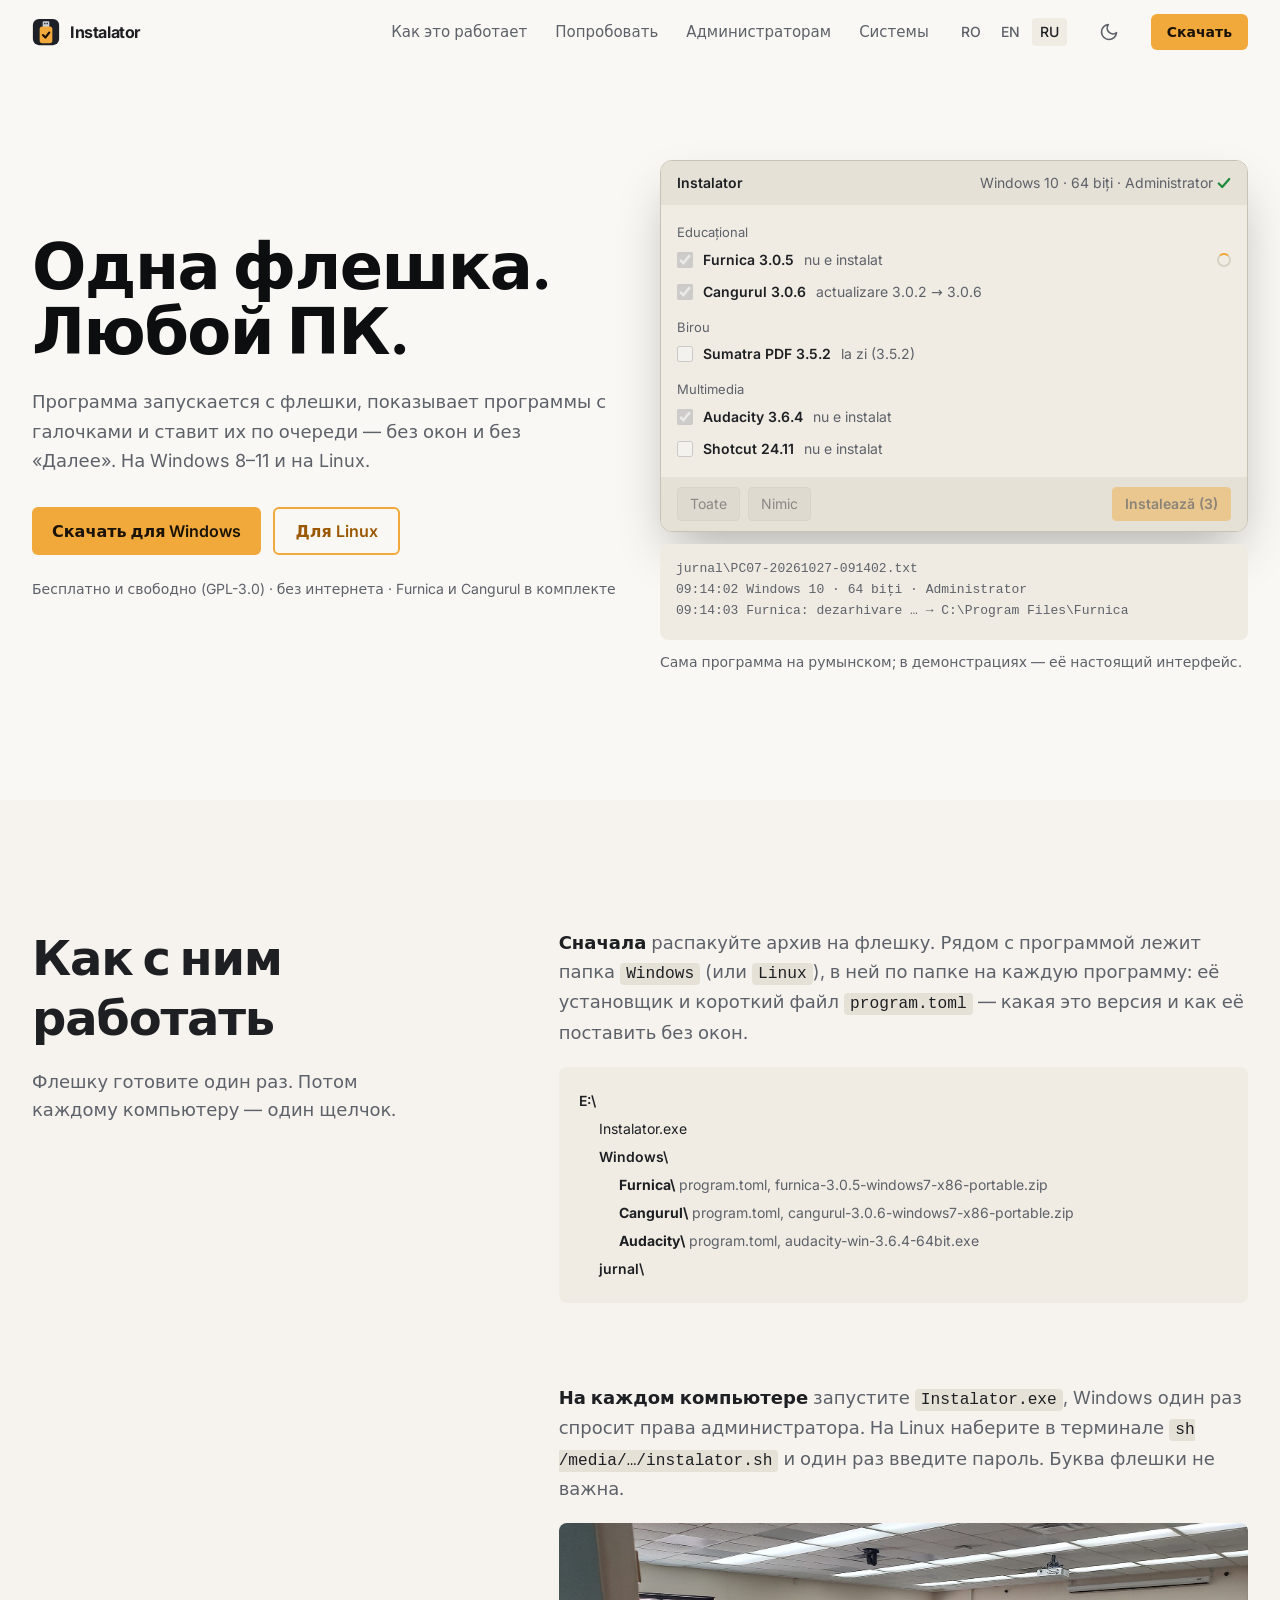
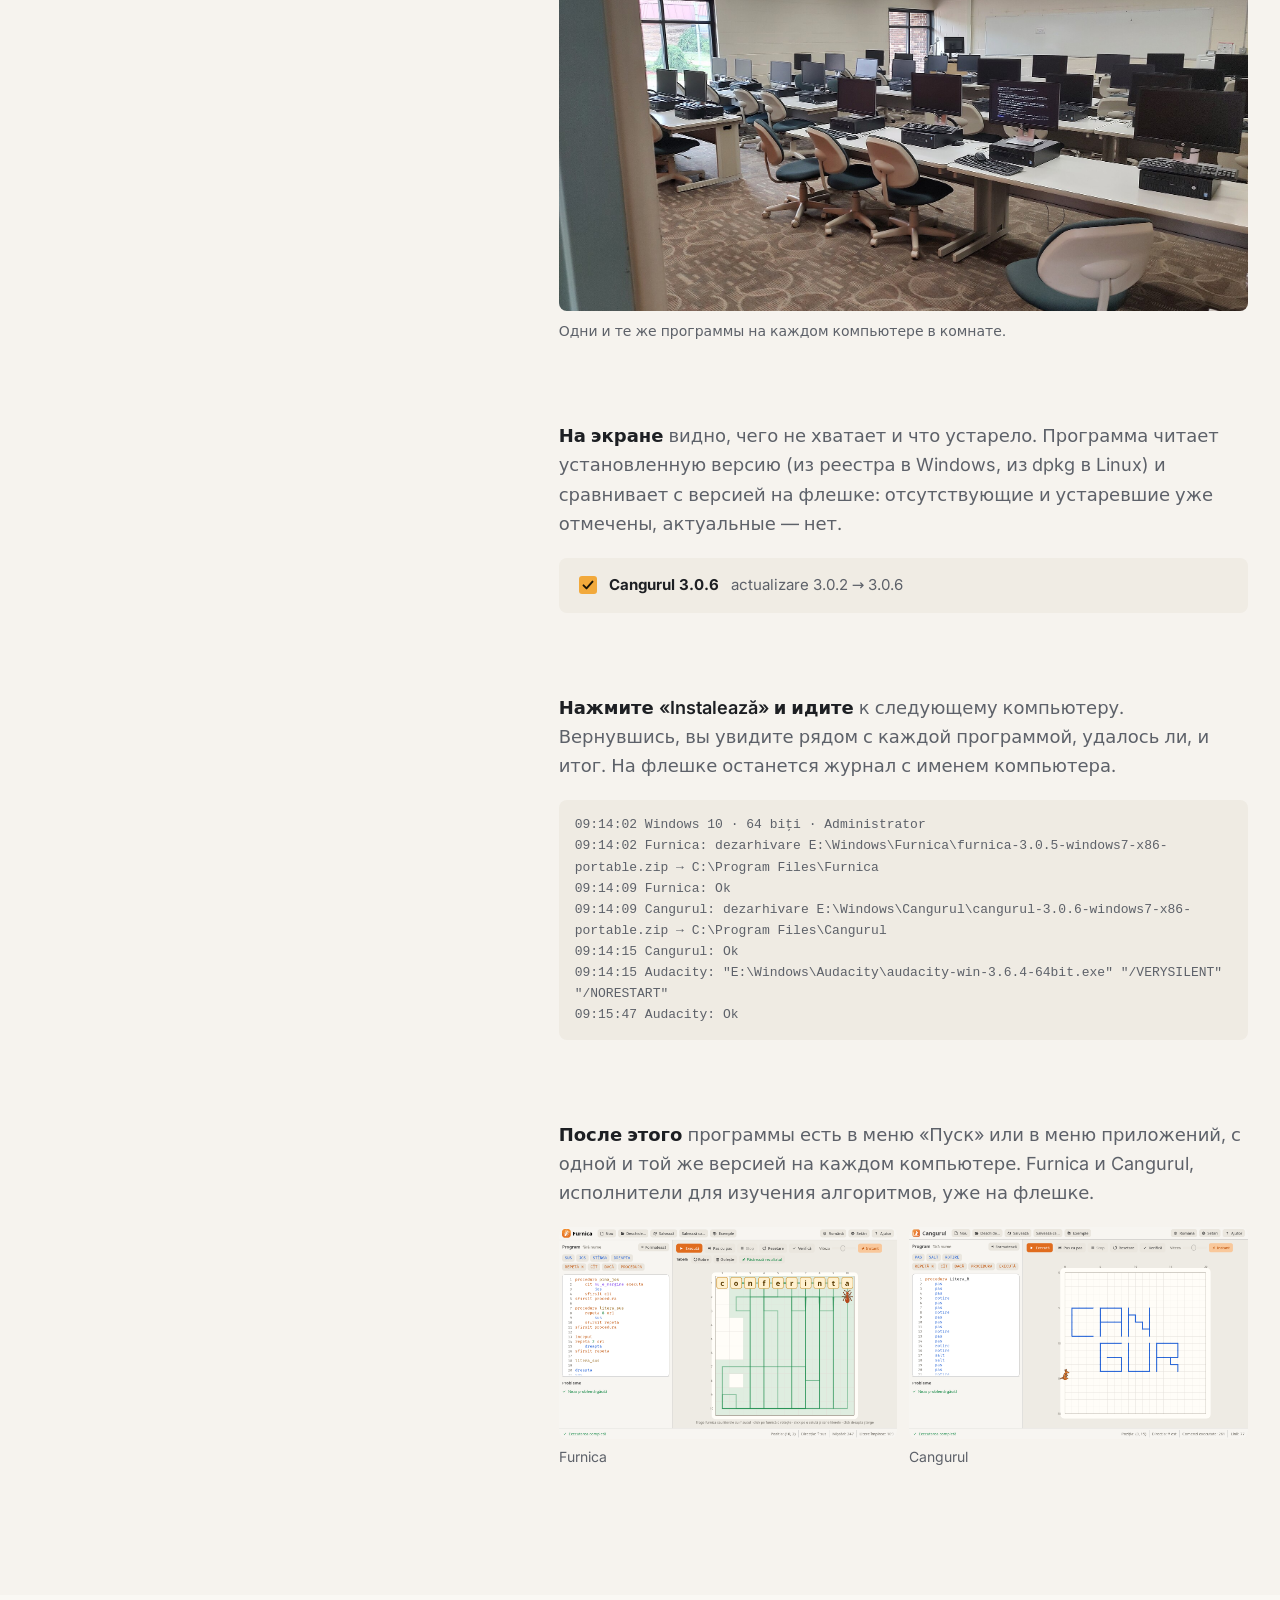
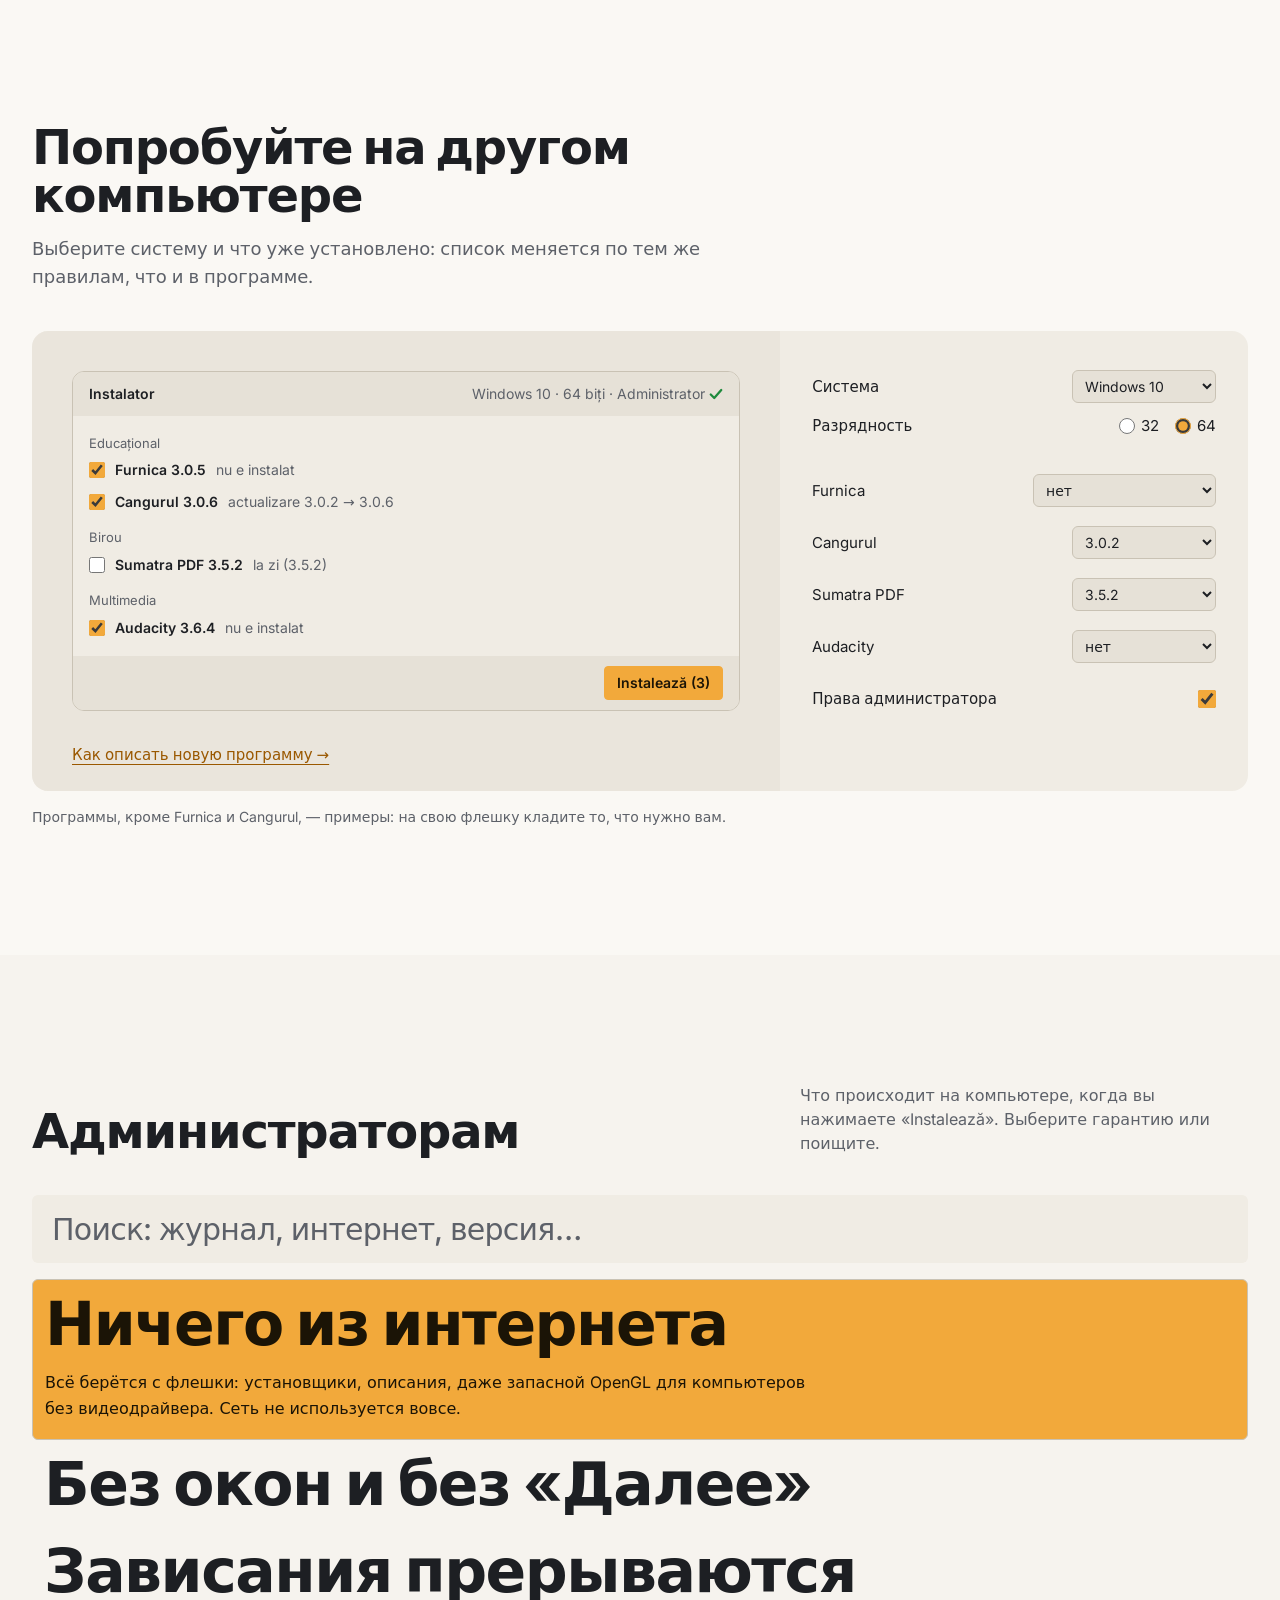
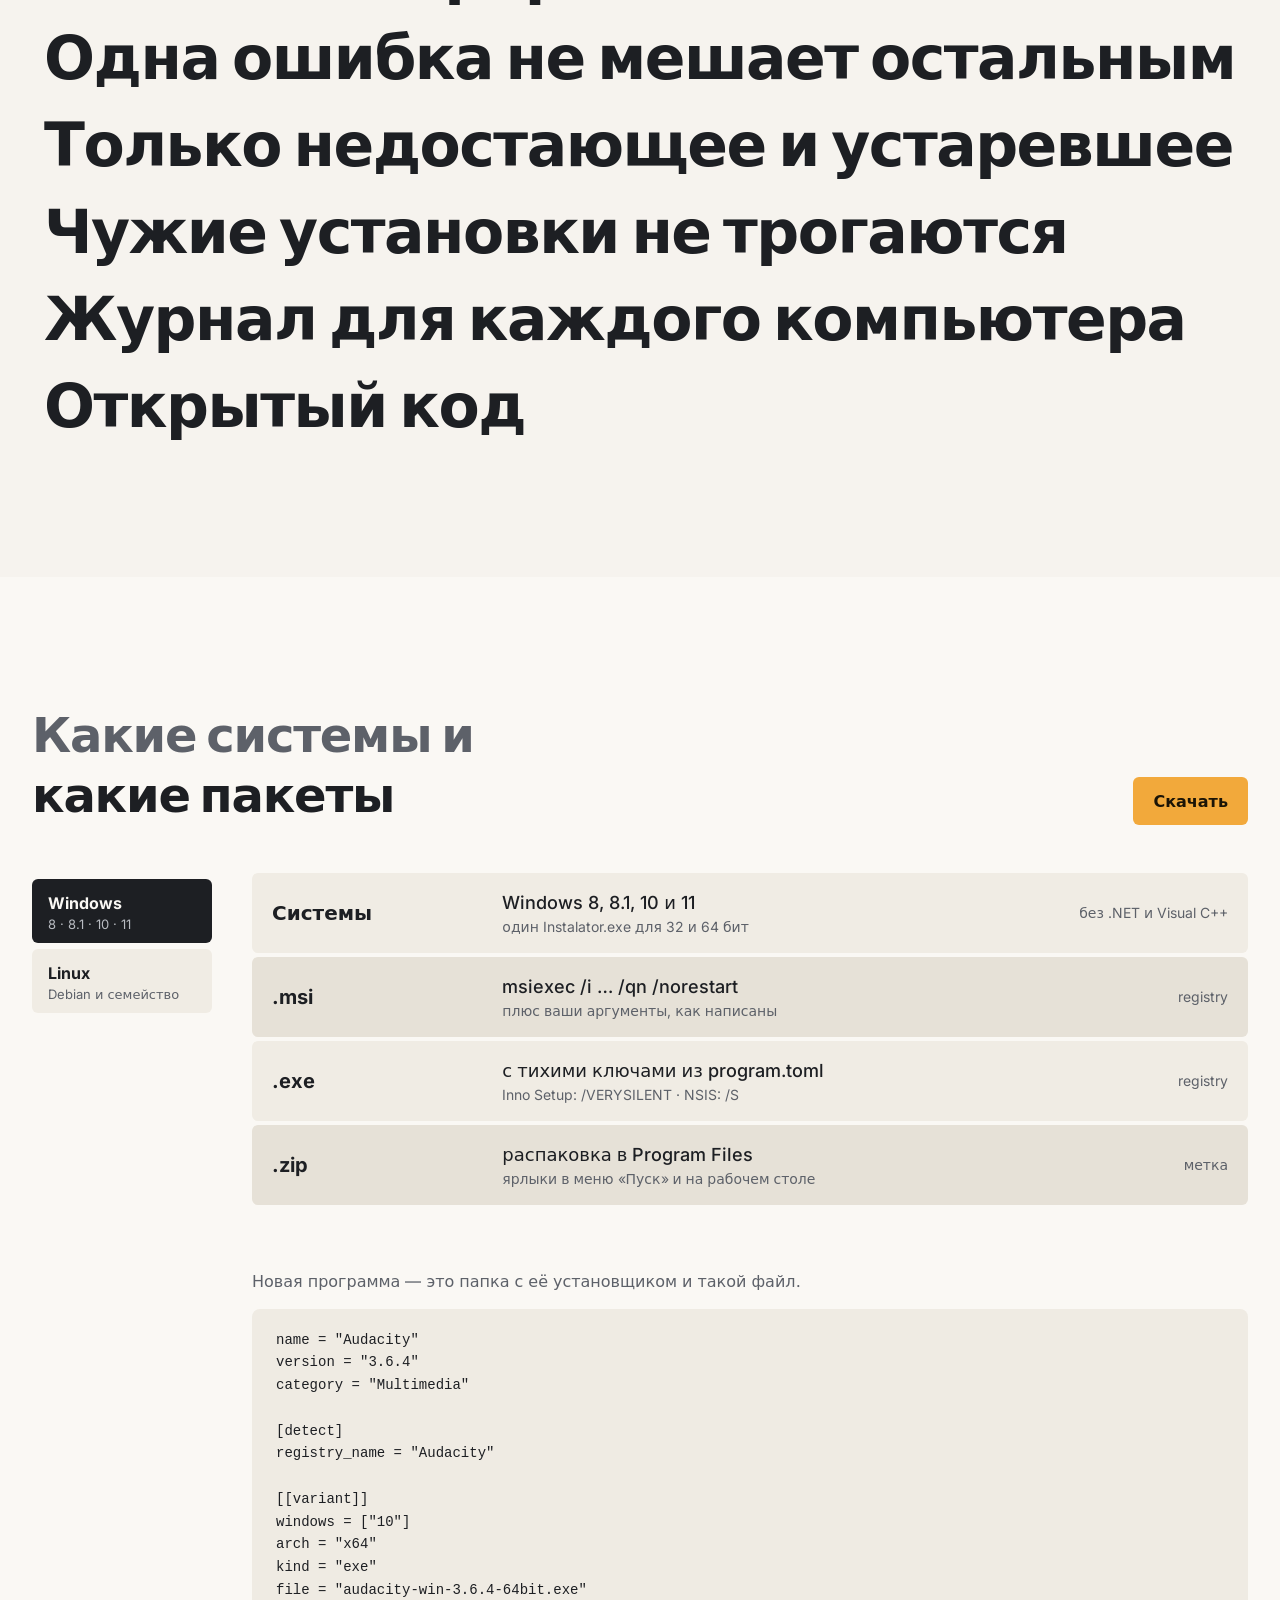
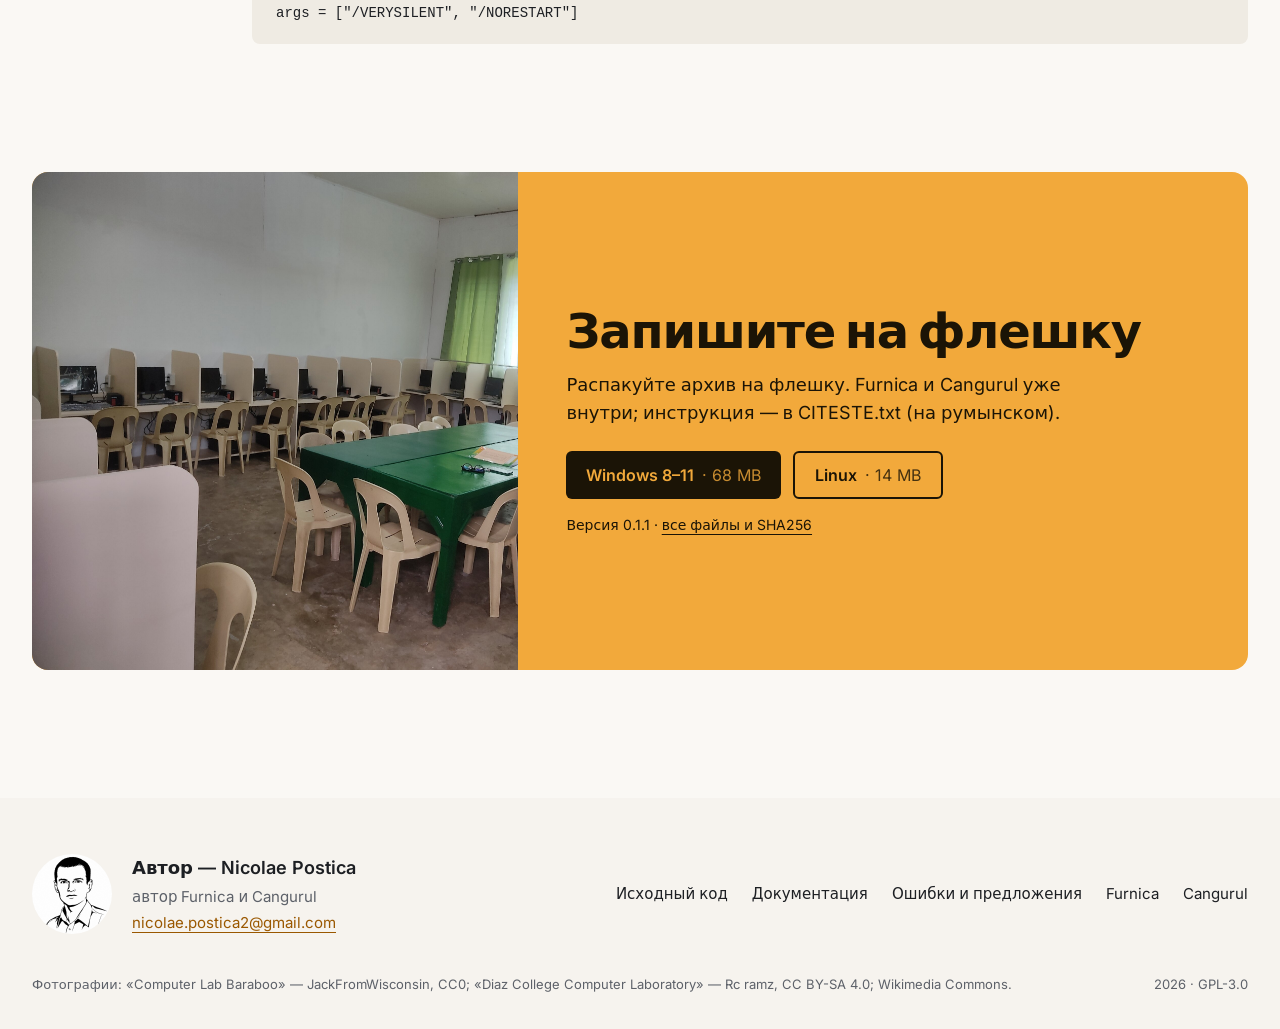
<file: site/ru/index.html>
<!doctype html>
<html lang="ru">
<head>
<meta charset="utf-8">
<meta name="viewport" content="width=device-width, initial-scale=1">
<title>Instalator: любой компьютер с одной флешки</title>
<meta name="description" content="Программа запускается с флешки и по очереди, без окон, устанавливает отмеченные программы: на Windows 8–11 и на Ubuntu, Linux Mint, Q4OS, antiX. Свободная, GPL-3.0.">
<meta property="og:title" content="Instalator">
<meta property="og:description" content="Одна флешка. Любой ПК. Тихая установка на Windows и Linux.">
<meta property="og:image" content="https://nazdravan.github.io/installer/assets/laborator.jpg">
<link rel="alternate" hreflang="ro" href="https://nazdravan.github.io/installer/">
<link rel="alternate" hreflang="en" href="https://nazdravan.github.io/installer/en/">
<link rel="alternate" hreflang="ru" href="https://nazdravan.github.io/installer/ru/">
<link rel="alternate" hreflang="x-default" href="https://nazdravan.github.io/installer/">
<script>
  // Tema înainte de prima pictare: alegerea salvată, altfel cea a sistemului.
  try {
    var t = localStorage.getItem("tema");
    document.documentElement.dataset.theme = t || (matchMedia("(prefers-color-scheme: light)").matches ? "light" : "dark");
  } catch (e) {}
</script>
<link rel="icon" href="../assets/favicon.svg" type="image/svg+xml">
<link rel="icon" href="../assets/favicon-32.png" sizes="32x32" type="image/png">
<link rel="apple-touch-icon" href="../assets/apple-touch-icon.png">
<link rel="preload" href="../assets/inter-latin.woff2" as="font" type="font/woff2" crossorigin>
<link rel="stylesheet" href="../style.css">
<script defer src="../main.js"></script>
</head>
<body>

<header class="sticky top-0 z-20 bg-ground/95">
  <div class="container-page flex h-16 items-center gap-6">
    <a class="flex items-center gap-2.5 font-bold tracking-tight" href="../"><img src="../assets/favicon.svg" width="28" height="28" alt="">Instalator</a>
    <nav class="ml-auto hidden gap-7 text-[15px] text-muted lg:flex" aria-label="Разделы">
      <a class="transition-colors hover:text-ink" href="#cum">Как это работает</a>
      <a class="transition-colors hover:text-ink" href="#incearca">Попробовать</a>
      <a class="transition-colors hover:text-ink" href="#garantii">Администраторам</a>
      <a class="transition-colors hover:text-ink" href="#sisteme">Системы</a>
    </nav>
    <nav class="ml-auto flex gap-1 text-sm lg:ml-0" aria-label="Язык">
      <a class="lang" href="../" hreflang="ro" lang="ro" >RO</a>
      <a class="lang" href="../en/" hreflang="en" lang="en" >EN</a>
      <a class="lang" href="../ru/" hreflang="ru" lang="ru" aria-current="page">RU</a>
    </nav>
    <button type="button" id="theme" class="grid size-9 cursor-pointer place-items-center rounded-md text-muted transition-colors hover:bg-panel hover:text-ink" aria-label="Сменить тему (светлая / тёмная)" title="Сменить тему (светлая / тёмная)">
      <svg class="theme-sun size-5" viewBox="0 0 24 24" fill="none" stroke="currentColor" stroke-width="2" stroke-linecap="round" aria-hidden="true"><circle cx="12" cy="12" r="4"/><path d="M12 2v2M12 20v2M4.9 4.9l1.4 1.4M17.7 17.7l1.4 1.4M2 12h2M20 12h2M4.9 19.1l1.4-1.4M17.7 6.3l1.4-1.4"/></svg>
      <svg class="theme-moon size-5" viewBox="0 0 24 24" fill="none" stroke="currentColor" stroke-width="2" stroke-linecap="round" stroke-linejoin="round" aria-hidden="true"><path d="M21 12.8A9 9 0 1 1 11.2 3a7 7 0 0 0 9.8 9.8z"/></svg>
    </button>
    <a class="btn hidden px-4 py-2 text-sm sm:inline-flex" href="#descarca">Скачать</a>
  </div>
</header>

<main>

<!-- Antet: textul la stânga, fereastra programului lucrând la dreapta. -->
<section class="container-page grid items-center gap-12 pt-14 pb-24 lg:grid-cols-12 lg:gap-10 lg:pt-24 lg:pb-32" aria-labelledby="titlu">
  <div class="animate-rise lg:col-span-6">
    <h1 id="titlu" class="text-[2.5rem] leading-[1.02] font-bold tracking-tight text-strong sm:text-6xl lg:text-[3.4rem] xl:text-[4rem]">Одна флешка.<br>Любой ПК.</h1>
    <p class="mt-6 max-w-xl text-lg leading-relaxed text-muted">Программа запускается с флешки, показывает программы с галочками и ставит их по очереди — без окон и без «Далее». На Windows 8–11 и на Linux.</p>
    <div class="mt-8 flex flex-wrap gap-3">
      <a class="btn" href="#descarca">Скачать для Windows</a>
      <a class="btn-outline" href="#descarca">Для Linux</a>
    </div>
    <p class="mt-6 text-sm text-muted">Бесплатно и свободно (GPL-3.0) · без интернета · Furnica и Cangurul в комплекте</p>
  </div>

  <div class="grid animate-rise gap-3 [animation-delay:.1s] lg:col-span-6">
    <div class="app" data-ui id="hero-app" aria-label="Окно Instalator, демонстрация">
      <div class="app-titlebar"><span>Instalator</span><span class="app-sys">Windows 10 · 64 biți · Administrator <i class="ic ok" role="img" aria-label="✓"></i></span></div>
      <div class="app-list">
        <div class="app-cat">Educațional</div>
        <label class="app-row"><input type="checkbox" checked data-name="Furnica"> <b>Furnica 3.0.5</b> <span class="st">nu e instalat</span> <span class="res"></span></label>
        <label class="app-row"><input type="checkbox" checked data-name="Cangurul"> <b>Cangurul 3.0.6</b> <span class="st">actualizare 3.0.2 → 3.0.6</span> <span class="res"></span></label>
        <div class="app-cat">Birou</div>
        <label class="app-row"><input type="checkbox" data-name="Sumatra PDF"> <b>Sumatra PDF 3.5.2</b> <span class="st">la zi (3.5.2)</span> <span class="res"></span></label>
        <div class="app-cat">Multimedia</div>
        <label class="app-row"><input type="checkbox" checked data-name="Audacity"> <b>Audacity 3.6.4</b> <span class="st">nu e instalat</span> <span class="res"></span></label>
        <label class="app-row"><input type="checkbox" data-name="Shotcut"> <b>Shotcut 24.11</b> <span class="st">nu e instalat</span> <span class="res"></span></label>
      </div>
      <div class="app-foot">
        <button type="button" class="app-btn" data-act="all">Toate</button>
        <button type="button" class="app-btn" data-act="none">Nimic</button>
        <span class="app-summary" aria-live="polite"></span>
        <button type="button" class="app-btn app-primary" data-act="install">Instalează (3)</button>
      </div>
    </div>
    <pre class="journal" id="hero-journal" aria-label="Журнал на флешке"><code>jurnal\PC07-20261027-091402.txt
09:14:02 Windows 10 · 64 biți · Administrator</code></pre>
    <p class="text-sm text-muted">Сама программа на румынском; в демонстрациях — её настоящий интерфейс.</p>
  </div>
</section>

<!-- Cum funcționează: titlul în stânga, pașii în dreapta. -->
<section id="cum" class="bg-panel/40 py-24 lg:py-32" aria-labelledby="cum-t">
  <div class="container-page grid gap-12 lg:grid-cols-12">
    <div class="lg:col-span-4">
      <h2 id="cum-t" class="text-4xl leading-tight font-bold tracking-tight lg:text-5xl">Как с ним работать</h2>
      <p class="mt-5 max-w-sm text-lg text-muted">Флешку готовите один раз. Потом каждому компьютеру — один щелчок.</p>
    </div>

    <div class="grid gap-20 lg:col-span-7 lg:col-start-6">
      <div class="reveal grid gap-5">
        <p class="step"><b>Сначала</b> распакуйте архив на флешку. Рядом с программой лежит папка <code>Windows</code> (или <code>Linux</code>), в ней по папке на каждую программу: её установщик и короткий файл <code>program.toml</code> — какая это версия и как её поставить без окон.</p>
        <div class="rounded-lg bg-panel p-5 text-sm leading-loose" data-ui>
          <div class="font-semibold">E:\</div>
          <div class="pl-5">Instalator.exe</div>
          <div class="pl-5 font-semibold">Windows\</div>
          <div class="pl-10"><b>Furnica\</b> <span class="block text-muted sm:inline">program.toml, furnica-3.0.5-windows7-x86-portable.zip</span></div>
          <div class="pl-10"><b>Cangurul\</b> <span class="block text-muted sm:inline">program.toml, cangurul-3.0.6-windows7-x86-portable.zip</span></div>
          <div class="pl-10"><b>Audacity\</b> <span class="block text-muted sm:inline">program.toml, audacity-win-3.6.4-64bit.exe</span></div>
          <div class="pl-5 font-semibold">jurnal\</div>
        </div>
      </div>

      <div class="reveal grid gap-5">
        <p class="step"><b>На каждом компьютере</b> запустите <code>Instalator.exe</code>, Windows один раз спросит права администратора. На Linux наберите в терминале <code>sh /media/…/instalator.sh</code> и один раз введите пароль. Буква флешки не важна.</p>
        <figure>
          <img class="aspect-video w-full rounded-lg object-cover" src="../assets/laborator.jpg" width="1920" height="1440" alt="Комната с рядами компьютеров и пустыми стульями" loading="lazy">
          <figcaption class="mt-2.5 text-sm text-muted">Одни и те же программы на каждом компьютере в комнате.</figcaption>
        </figure>
      </div>

      <div class="reveal grid gap-5">
        <p class="step"><b>На экране</b> видно, чего не хватает и что устарело. Программа читает установленную версию (из реестра в Windows, из dpkg в Linux) и сравнивает с версией на флешке: отсутствующие и устаревшие уже отмечены, актуальные — нет.</p>
        <div class="flex flex-wrap items-center gap-3 rounded-lg bg-panel px-5 py-4 text-[15px]" data-ui>
          <span class="grid size-[18px] place-items-center rounded-[3px] bg-amber text-amber-ink"><i class="ic text-xs" aria-hidden="true"></i></span>
          <b>Cangurul 3.0.6</b> <span class="text-muted">actualizare 3.0.2 → 3.0.6</span>
        </div>
      </div>

      <div class="reveal grid gap-5">
        <p class="step"><b>Нажмите «Instalează» и идите</b> к следующему компьютеру. Вернувшись, вы увидите рядом с каждой программой, удалось ли, и итог. На флешке останется журнал с именем компьютера.</p>
<pre class="journal min-h-0"><code>09:14:02 Windows 10 · 64 biți · Administrator
09:14:02 Furnica: dezarhivare E:\Windows\Furnica\furnica-3.0.5-windows7-x86-portable.zip → C:\Program Files\Furnica
09:14:09 Furnica: Ok
09:14:09 Cangurul: dezarhivare E:\Windows\Cangurul\cangurul-3.0.6-windows7-x86-portable.zip → C:\Program Files\Cangurul
09:14:15 Cangurul: Ok
09:14:15 Audacity: "E:\Windows\Audacity\audacity-win-3.6.4-64bit.exe" "/VERYSILENT" "/NORESTART"
09:15:47 Audacity: Ok</code></pre>
      </div>

      <div class="reveal grid gap-5">
        <p class="step"><b>После этого</b> программы есть в меню «Пуск» или в меню приложений, с одной и той же версией на каждом компьютере. Furnica и Cangurul, исполнители для изучения алгоритмов, уже на флешке.</p>
        <div class="grid grid-cols-2 gap-3">
          <figure><img class="aspect-[16/10] w-full rounded-lg object-cover object-left-top" src="../assets/furnica.png" width="1280" height="800" alt="Furnica: таблица букв и редактор команд" loading="lazy"><figcaption class="mt-2 text-sm text-muted">Furnica</figcaption></figure>
          <figure><img class="aspect-[16/10] w-full rounded-lg object-cover object-left-top" src="../assets/cangurul.png" width="1280" height="800" alt="Cangurul: поле, на котором кенгуру рисует линии" loading="lazy"><figcaption class="mt-2 text-sm text-muted">Cangurul</figcaption></figure>
        </div>
      </div>
    </div>
  </div>
</section>

<!-- Încearcă: demonstrația și controalele ei. -->
<section id="incearca" class="py-24 lg:py-32" aria-labelledby="incearca-t">
  <div class="container-page">
    <div class="max-w-2xl">
      <h2 id="incearca-t" class="text-4xl font-bold tracking-tight lg:text-5xl">Попробуйте на другом компьютере</h2>
      <p class="mt-4 text-lg text-muted">Выберите систему и что уже установлено: список меняется по тем же правилам, что и в программе.</p>
    </div>
    <div class="panel relative mt-10 grid grid-cols-1 overflow-hidden rounded-2xl bg-panel lg:grid-cols-[1.6fr_1fr]">
      <div class="min-w-0 bg-panel-2/60 p-4 pb-6 sm:p-8 lg:p-10 lg:pb-20">
        <div class="app shadow-none" data-ui>
          <div class="app-titlebar"><span>Instalator</span><span class="app-sys" id="sim-sys">Windows 10 · 64 biți · Administrator</span></div>
          <div class="app-list" id="sim-list"></div>
          <div class="app-foot"><span class="app-summary"></span><span class="app-btn app-primary" id="sim-count">Instalează (0)</span></div>
        </div>
      </div>
      <form class="grid min-w-0 content-start gap-1 p-4 pb-16 text-[15px] sm:p-8" data-ui id="sim-form" aria-label="Моделируемый компьютер">
        <label class="ctl"><span>Система</span>
          <select name="os" class="sel">
            <option value="win8">Windows 8.1</option>
            <option value="win10" selected>Windows 10</option>
            <option value="win11">Windows 11</option>
            <option value="ubuntu">Ubuntu 24.04</option>
            <option value="mint">Linux Mint 22</option>
            <option value="antix">antiX 23</option>
          </select>
        </label>
        <fieldset class="ctl">
          <legend class="float-left">Разрядность</legend>
          <span class="flex gap-4"><label class="flex items-center gap-1.5"><input class="size-4 accent-amber" type="radio" name="arch" value="x86"> 32</label><label class="flex items-center gap-1.5"><input class="size-4 accent-amber" type="radio" name="arch" value="x64" checked> 64</label></span>
        </fieldset>
        <label class="ctl"><span>Furnica</span>
          <select name="Furnica" class="sel"><option value="">нет</option><option value="3.0.2">3.0.2</option><option value="3.0.5">3.0.5</option><option value="msi">установлена из .msi</option></select>
        </label>
        <label class="ctl"><span>Cangurul</span>
          <select name="Cangurul" class="sel"><option value="">нет</option><option value="3.0.2" selected>3.0.2</option><option value="3.0.6">3.0.6</option></select>
        </label>
        <label class="ctl"><span>Sumatra PDF</span>
          <select name="Sumatra PDF" class="sel"><option value="">нет</option><option value="3.4.6">3.4.6</option><option value="3.5.2" selected>3.5.2</option></select>
        </label>
        <label class="ctl"><span>Audacity</span>
          <select name="Audacity" class="sel"><option value="" selected>нет</option><option value="3.6.4">3.6.4</option></select>
        </label>
        <label class="ctl"><span>Права администратора</span>
          <input class="size-[18px] accent-amber" type="checkbox" name="admin" checked>
        </label>
      </form>
      <a class="link absolute bottom-6 left-4 text-[15px] sm:left-8 lg:left-10" href="https://github.com/nazdravan/installer#cum-adaug-un-program">Как описать новую программу →</a>
    </div>
    <p class="mt-4 text-sm text-muted">Программы, кроме Furnica и Cangurul, — примеры: на свою флешку кладите то, что нужно вам.</p>
  </div>
</section>

<!-- Pentru administratori: garanțiile ca un meniu de comenzi mărit. -->
<section id="garantii" class="bg-panel/40 py-24 lg:py-32" aria-labelledby="garantii-t" data-ui>
  <div class="container-page">
    <div class="flex flex-wrap items-end justify-between gap-6">
      <h2 id="garantii-t" class="text-4xl font-bold tracking-tight lg:text-5xl">Администраторам</h2>
      <p class="max-w-md text-muted">Что происходит на компьютере, когда вы нажимаете «Instalează». Выберите гарантию или поищите.</p>
    </div>
    <label class="mt-10 block"><span class="sr-only">Поиск</span>
      <input type="search" id="g-filter" placeholder="Поиск: журнал, интернет, версия…" autocomplete="off" class="w-full rounded-md bg-panel px-5 py-4 text-xl font-medium tracking-tight placeholder:text-muted lg:text-3xl">
    </label>
    <ul class="glist mt-4" id="g-list">
      <li class="sel" tabindex="0"><span class="g-name">Ничего из интернета</span><span class="g-text">Всё берётся с флешки: установщики, описания, даже запасной OpenGL для компьютеров без видеодрайвера. Сеть не используется вовсе.</span></li>
      <li tabindex="0"><span class="g-name">Без окон и без «Далее»</span><span class="g-text">msiexec запускается с /qn /norestart, установщики .exe — с тихими ключами из program.toml, apt-get — с -y. Компьютер сам не перезагружается.</span></li>
      <li tabindex="0"><span class="g-name">Зависания прерываются</span><span class="g-text">Если установщик всё-таки ждёт щелчка, через 30 минут он останавливается вместе с запущенными им процессами, и очередь идёт дальше.</span></li>
      <li tabindex="0"><span class="g-name">Одна ошибка не мешает остальным</span><span class="g-text">У каждой программы свой результат, ошибка — с причиной (код выхода, сообщение apt); остальные продолжают ставиться.</span></li>
      <li tabindex="0"><span class="g-name">Только недостающее и устаревшее</span><span class="g-text">Установленная версия читается из реестра (оба представления на 64 битах), из dpkg или из метки установщика и сравнивается с версией на флешке.</span></li>
      <li tabindex="0"><span class="g-name">Чужие установки не трогаются</span><span class="g-text">Если программа попала в ту же папку иначе (например, из .msi), установщик её не трогает и просит сначала удалить.</span></li>
      <li tabindex="0"><span class="g-name">Журнал для каждого компьютера</span><span class="g-text">На флешке остаётся jurnal\ИМЯКОМПЬЮТЕРА-дата-время.txt с системой, выполненными командами и результатом каждой. На защищённой от записи флешке установка идёт без журнала.</span></li>
      <li tabindex="0"><span class="g-name">Открытый код</span><span class="g-text">Написана на Rust, лицензия GPL-3.0. Код, описания и сборки открыты на GitHub, с контрольными суммами SHA256 для каждого архива.</span></li>
    </ul>
    <p class="g-empty mt-4 text-muted" hidden>Ничего не найдено. Попробуйте «журнал», «интернет» или «версия».</p>
  </div>
</section>

<!-- Sisteme: file și benzi. -->
<section id="sisteme" class="py-24 lg:py-32" aria-labelledby="sisteme-t">
  <div class="container-page">
    <div class="flex flex-wrap items-end justify-between gap-6">
      <h2 id="sisteme-t" class="text-4xl leading-tight font-bold tracking-tight lg:text-5xl"><span class="block text-muted">Какие системы и</span> какие пакеты</h2>
      <a class="btn" href="#descarca">Скачать</a>
    </div>
    <div class="mt-12 grid gap-4 lg:grid-cols-[180px_1fr] lg:gap-10">
      <div class="sticky top-16 z-10 grid grid-cols-2 content-start gap-1.5 bg-ground py-1.5 lg:static lg:grid-cols-1 lg:bg-transparent" role="tablist" aria-label="Система">
        <button class="tab" role="tab" aria-selected="true" aria-controls="t-win" id="tab-win"><b>Windows</b><span>8 · 8.1 · 10 · 11</span></button>
        <button class="tab" role="tab" aria-selected="false" aria-controls="t-lin" id="tab-lin"><b>Linux</b><span>Debian и семейство</span></button>
      </div>
      <div class="grid gap-1" role="tabpanel" id="t-win" aria-labelledby="tab-win">
        <div class="band bg-panel"><b class="text-xl">Системы</b><span class="grid text-lg font-medium">Windows 8, 8.1, 10 и 11<small>один Instalator.exe для 32 и 64 бит</small></span><span class="text-sm text-muted">без .NET и Visual C++</span></div>
        <div class="band bg-panel-2"><b class="text-xl">.msi</b><span class="grid text-lg font-medium">msiexec /i … /qn /norestart<small>плюс ваши аргументы, как написаны</small></span><span class="text-sm text-muted">registry</span></div>
        <div class="band bg-panel"><b class="text-xl">.exe</b><span class="grid text-lg font-medium">с тихими ключами из program.toml<small>Inno Setup: /VERYSILENT · NSIS: /S</small></span><span class="text-sm text-muted">registry</span></div>
        <div class="band bg-panel-2"><b class="text-xl">.zip</b><span class="grid text-lg font-medium">распаковка в Program Files<small>ярлыки в меню «Пуск» и на рабочем столе</small></span><span class="text-sm text-muted">метка</span></div>
      </div>
      <div class="grid gap-1 lg:col-start-2" role="tabpanel" id="t-lin" aria-labelledby="tab-lin" hidden>
        <div class="band bg-panel"><b class="text-xl">Системы</b><span class="grid text-lg font-medium">Ubuntu 22.04+, Linux Mint 21+, Q4OS, antiX<small>64 бита; запуск через sh instalator.sh</small></span><span class="text-sm text-muted">pkexec / sudo</span></div>
        <div class="band bg-panel-2"><b class="text-xl">.deb</b><span class="grid text-lg font-medium">apt-get install -y<small>подтягивает зависимости, ждёт, если apt занят</small></span><span class="text-sm text-muted">dpkg</span></div>
        <div class="band bg-panel"><b class="text-xl">AppImage</b><span class="grid text-lg font-medium">распаковка в /opt<small>без FUSE, появляется в меню приложений</small></span><span class="text-sm text-muted">метка</span></div>
        <div class="band bg-panel-2"><b class="text-xl">.rpm</b><span class="grid text-lg font-medium">через alien<small>только если у программы нет deb или AppImage</small></span><span class="text-sm text-muted">dpkg</span></div>
      </div>
      <div class="grid gap-4 lg:col-start-2">
        <p class="mt-6 text-muted">Новая программа — это папка с её установщиком и такой файл.</p>
<pre class="overflow-x-auto rounded-lg bg-sunk px-6 py-5 font-mono text-sm leading-relaxed"><code>name = "Audacity"
version = "3.6.4"
category = "Multimedia"

[detect]
registry_name = "Audacity"

[[variant]]
windows = ["10"]
arch = "x64"
kind = "exe"
file = "audacity-win-3.6.4-64bit.exe"
args = ["/VERYSILENT", "/NORESTART"]</code></pre>
      </div>
    </div>
  </div>
</section>

<!-- Descărcare -->
<section id="descarca" class="pb-24 lg:pb-32" aria-labelledby="descarca-t">
  <div class="container-page">
    <div class="grid overflow-hidden rounded-2xl bg-amber text-amber-ink md:grid-cols-[2fr_3fr]">
      <img class="h-56 w-full object-cover md:h-full" src="../assets/laborator-2.jpg" width="1920" height="1964" alt="Комната с компьютерами в деревянных кабинках" loading="lazy">
      <div class="flex flex-col justify-center gap-4 p-8 sm:p-12">
        <h2 id="descarca-t" class="text-4xl font-bold tracking-tight lg:text-5xl">Запишите на флешку</h2>
        <p class="max-w-lg text-lg">Распакуйте архив на флешку. Furnica и Cangurul уже внутри; инструкция — в CITESTE.txt (на румынском).</p>
        <div class="mt-2 flex flex-wrap gap-3">
          <a class="inline-flex items-center gap-2 rounded-md bg-amber-ink px-5 py-3 font-semibold text-[#f2a93b] transition hover:-translate-y-px hover:bg-[#2a2010]" id="dl-win" href="https://github.com/nazdravan/installer/releases/latest">Windows 8–11 <span class="font-normal opacity-80" data-size="windows">· 68 MB</span></a>
          <a class="inline-flex items-center gap-2 rounded-md border-2 border-amber-ink px-5 py-2.5 font-semibold transition hover:bg-amber-ink/10" id="dl-lin" href="https://github.com/nazdravan/installer/releases/latest">Linux <span class="font-normal opacity-80" data-size="linux">· 14 MB</span></a>
        </div>
        <p class="text-sm"><span id="dl-ver" data-prefix="Версия">Версия 0.1.1</span> · <a class="underline underline-offset-4" href="https://github.com/nazdravan/installer/releases/latest">все файлы и SHA256</a></p>
      </div>
    </div>
  </div>
</section>

</main>

<footer class="bg-panel/40 pt-14 pb-10 text-[15px]">
  <div class="container-page grid gap-10 md:grid-cols-[1fr_auto] md:items-center">
    <div class="flex items-center gap-5">
      <a href="https://github.com/nicolaepostica" class="shrink-0"><img class="size-20 rounded-full object-cover" src="../assets/author.png" width="320" height="320" alt="Портрет автора, Nicolae Postica" loading="lazy"></a>
      <div>
        <p class="text-lg font-semibold">Автор — Nicolae Postica</p>
        <p class="mt-1 text-muted">автор Furnica и Cangurul</p>
        <p class="mt-1"><a class="link" href="mailto:nicolae.postica2@gmail.com">nicolae.postica2@gmail.com</a></p>
      </div>
    </div>
    <nav class="flex flex-wrap gap-x-6 gap-y-2" aria-label="Ссылки">
      <a class="underline-offset-4 hover:underline" href="https://github.com/nazdravan/installer">Исходный код</a>
      <a class="underline-offset-4 hover:underline" href="https://github.com/nazdravan/installer#readme">Документация</a>
      <a class="underline-offset-4 hover:underline" href="https://github.com/nazdravan/installer/issues">Ошибки и предложения</a>
      <a class="underline-offset-4 hover:underline" href="https://nazdravan.github.io/furnica/">Furnica</a>
      <a class="underline-offset-4 hover:underline" href="https://nazdravan.github.io/cangurul/">Cangurul</a>
    </nav>
  </div>
  <div class="container-page mt-10 flex flex-wrap justify-between gap-4 text-[13px] text-muted">
    <p>Фотографии: <a href="https://commons.wikimedia.org/wiki/File:Computer_Lab_Baraboo.jpg">«Computer Lab Baraboo»</a> — JackFromWisconsin, <a href="https://creativecommons.org/publicdomain/zero/1.0/deed.en">CC0</a>; <a href="https://commons.wikimedia.org/wiki/File:Diaz_College_Computer_Laboratory.jpg">«Diaz College Computer Laboratory»</a> — Rc ramz, <a href="https://creativecommons.org/licenses/by-sa/4.0">CC BY-SA 4.0</a>; Wikimedia Commons.</p>
    <p>2026 · GPL-3.0</p>
  </div>
</footer>

</body>
</html>
</file>
<file: site/style.css>
/*! tailwindcss v4.3.3 | MIT License | https://tailwindcss.com */
@layer properties{@supports (((-webkit-hyphens:none)) and (not (margin-trim:inline))) or ((-moz-orient:inline) and (not (color:rgb(from red r g b)))){*,:before,:after,::backdrop{--tw-border-style:solid;--tw-leading:initial;--tw-font-weight:initial;--tw-tracking:initial;--tw-shadow:0 0 #0000;--tw-shadow-color:initial;--tw-shadow-alpha:100%;--tw-inset-shadow:0 0 #0000;--tw-inset-shadow-color:initial;--tw-inset-shadow-alpha:100%;--tw-ring-color:initial;--tw-ring-shadow:0 0 #0000;--tw-inset-ring-color:initial;--tw-inset-ring-shadow:0 0 #0000;--tw-ring-inset:initial;--tw-ring-offset-width:0px;--tw-ring-offset-color:#fff;--tw-ring-offset-shadow:0 0 #0000;--tw-translate-x:0;--tw-translate-y:0;--tw-translate-z:0;--tw-outline-style:solid;--tw-scale-x:1;--tw-scale-y:1;--tw-scale-z:1}}}@layer theme{:root,:host{--color-black:#000;--spacing:.25rem;--container-sm:24rem;--container-md:28rem;--container-lg:32rem;--container-xl:36rem;--container-2xl:42rem;--container-3xl:48rem;--container-7xl:80rem;--text-xs:.75rem;--text-xs--line-height:calc(1 / .75);--text-sm:.875rem;--text-sm--line-height:calc(1.25 / .875);--text-base:1rem;--text-base--line-height:calc(1.5 / 1);--text-lg:1.125rem;--text-lg--line-height:calc(1.75 / 1.125);--text-xl:1.25rem;--text-xl--line-height:calc(1.75 / 1.25);--text-3xl:1.875rem;--text-3xl--line-height:calc(2.25 / 1.875);--text-4xl:2.25rem;--text-4xl--line-height:calc(2.5 / 2.25);--text-5xl:3rem;--text-5xl--line-height:1;--text-6xl:3.75rem;--text-6xl--line-height:1;--font-weight-normal:400;--font-weight-medium:500;--font-weight-semibold:600;--font-weight-bold:700;--tracking-tight:-.025em;--leading-tight:1.25;--leading-relaxed:1.625;--leading-loose:2;--radius-md:.375rem;--radius-lg:.5rem;--radius-xl:.75rem;--radius-2xl:1rem;--aspect-video:16 / 9;--default-transition-duration:.15s;--default-transition-timing-function:cubic-bezier(.4, 0, .2, 1);--default-font-family:"Inter", ui-sans-serif, system-ui, sans-serif;--default-mono-font-family:ui-monospace, "Cascadia Mono", Consolas, monospace}}@layer base{*,:after,:before,::backdrop{box-sizing:border-box;border:0 solid;margin:0;padding:0}::file-selector-button{box-sizing:border-box;border:0 solid;margin:0;padding:0}html,:host{-webkit-text-size-adjust:100%;tab-size:4;line-height:1.5;font-family:var(--default-font-family,-apple-system, BlinkMacSystemFont, "Segoe UI", Roboto, "Helvetica Neue", "Noto Sans", Arial, sans-serif, "Apple Color Emoji", "Segoe UI Emoji", "Segoe UI Symbol", "Noto Color Emoji");font-feature-settings:var(--default-font-feature-settings,normal);font-variation-settings:var(--default-font-variation-settings,normal);-webkit-tap-highlight-color:transparent}hr{height:0;color:inherit;border-top-width:1px}abbr:where([title]){-webkit-text-decoration:underline dotted;text-decoration:underline dotted}h1,h2,h3,h4,h5,h6{font-size:inherit;font-weight:inherit}a{color:inherit;-webkit-text-decoration:inherit;-webkit-text-decoration:inherit;-webkit-text-decoration:inherit;text-decoration:inherit}b,strong{font-weight:bolder}code,kbd,samp,pre{font-family:var(--default-mono-font-family,ui-monospace, SFMono-Regular, Menlo, Monaco, Consolas, "Liberation Mono", "Courier New", monospace);font-feature-settings:var(--default-mono-font-feature-settings,normal);font-variation-settings:var(--default-mono-font-variation-settings,normal);font-size:1em}small{font-size:80%}sub,sup{vertical-align:baseline;font-size:75%;line-height:0;position:relative}sub{bottom:-.25em}sup{top:-.5em}table{text-indent:0;border-color:inherit;border-collapse:collapse}:-moz-focusring:where(:not(iframe)){outline:auto}progress{vertical-align:baseline}summary{display:list-item}ol,ul,menu{list-style:none}img,svg,video,canvas,audio,iframe,embed,object{vertical-align:middle;display:block}img,video{max-width:100%;height:auto}button,input,select,optgroup,textarea{font:inherit;font-feature-settings:inherit;font-variation-settings:inherit;letter-spacing:inherit;color:inherit;opacity:1;background-color:#0000;border-radius:0}::file-selector-button{font:inherit;font-feature-settings:inherit;font-variation-settings:inherit;letter-spacing:inherit;color:inherit;opacity:1;background-color:#0000;border-radius:0}:where(select:is([multiple],[size])) optgroup{font-weight:bolder}:where(select:is([multiple],[size])) optgroup option{padding-inline-start:20px}::file-selector-button{margin-inline-end:4px}::placeholder{opacity:1}@supports (not ((-webkit-appearance:-apple-pay-button))) or (contain-intrinsic-size:1px){::placeholder{color:currentColor}@supports (color:color-mix(in lab, red, red)){::placeholder{color:color-mix(in oklab, currentcolor 50%, transparent)}}}textarea{resize:vertical}::-webkit-search-decoration{-webkit-appearance:none}::-webkit-date-and-time-value{min-height:1lh;text-align:inherit}::-webkit-datetime-edit{display:inline-flex}::-webkit-datetime-edit-fields-wrapper{padding:0}::-webkit-datetime-edit{padding-block:0}::-webkit-datetime-edit-year-field{padding-block:0}::-webkit-datetime-edit-month-field{padding-block:0}::-webkit-datetime-edit-day-field{padding-block:0}::-webkit-datetime-edit-hour-field{padding-block:0}::-webkit-datetime-edit-minute-field{padding-block:0}::-webkit-datetime-edit-second-field{padding-block:0}::-webkit-datetime-edit-millisecond-field{padding-block:0}::-webkit-datetime-edit-meridiem-field{padding-block:0}::-webkit-calendar-picker-indicator{line-height:1}:-moz-ui-invalid{box-shadow:none}button,input:where([type=button],[type=reset],[type=submit]){appearance:button}::file-selector-button{appearance:button}::-webkit-inner-spin-button{height:auto}::-webkit-outer-spin-button{height:auto}[hidden]:where(:not([hidden=until-found])){display:none!important}html{scroll-behavior:smooth}body{background-color:var(--ground);color:var(--ink);-webkit-font-smoothing:antialiased;-moz-osx-font-smoothing:grayscale;font-family:Inter,ui-sans-serif,system-ui,sans-serif}:focus-visible{outline-style:var(--tw-outline-style);outline-offset:3px;outline-width:2px;outline-color:#f2a93b}::selection{color:#1b1406;background-color:#f2a93b}[hidden]{display:none!important}p:empty{display:none}}@layer components{.container-page{width:100%;max-width:var(--container-7xl);padding-inline:calc(var(--spacing) * 4);margin-inline:auto}@media (min-width:40rem){.container-page{padding-inline:calc(var(--spacing) * 6)}}@media (min-width:64rem){.container-page{padding-inline:calc(var(--spacing) * 8)}}.btn{justify-content:center;align-items:center;gap:calc(var(--spacing) * 2);border-radius:var(--radius-md);padding-inline:calc(var(--spacing) * 5);padding-block:calc(var(--spacing) * 3);--tw-font-weight:var(--font-weight-semibold);font-weight:var(--font-weight-semibold);color:#1b1406;transition-property:color,background-color,border-color,outline-color,text-decoration-color,fill,stroke,--tw-gradient-from,--tw-gradient-via,--tw-gradient-to,opacity,box-shadow,transform,translate,scale,rotate,filter,-webkit-backdrop-filter,backdrop-filter,display,content-visibility,overlay,pointer-events;transition-timing-function:var(--tw-ease,var(--default-transition-timing-function));transition-duration:var(--tw-duration,var(--default-transition-duration));background-color:#f2a93b;display:inline-flex}@media (hover:hover){.btn:hover{--tw-translate-y:-1px;translate:var(--tw-translate-x) var(--tw-translate-y);background-color:#ffbc57}}.btn:active{--tw-translate-y:1px;translate:var(--tw-translate-x) var(--tw-translate-y)}.btn-outline{justify-content:center;align-items:center;gap:calc(var(--spacing) * 2);border-radius:var(--radius-md);border-style:var(--tw-border-style);padding-inline:calc(var(--spacing) * 5);padding-block:calc(var(--spacing) * 2.5);--tw-font-weight:var(--font-weight-semibold);font-weight:var(--font-weight-semibold);color:var(--amber-text);transition-property:color,background-color,border-color,outline-color,text-decoration-color,fill,stroke,--tw-gradient-from,--tw-gradient-via,--tw-gradient-to,opacity,box-shadow,transform,translate,scale,rotate,filter,-webkit-backdrop-filter,backdrop-filter,display,content-visibility,overlay,pointer-events;transition-timing-function:var(--tw-ease,var(--default-transition-timing-function));transition-duration:var(--tw-duration,var(--default-transition-duration));border-width:2px;border-color:#f2a93b;display:inline-flex}@media (hover:hover){.btn-outline:hover{background-color:oklab(78.709% .0429471 .140651/.1)}}.link{color:var(--amber-text);text-underline-offset:4px;text-decoration-line:underline}.lang{padding-inline:calc(var(--spacing) * 2);padding-block:var(--spacing);--tw-font-weight:var(--font-weight-medium);font-weight:var(--font-weight-medium);color:var(--muted);transition-property:color,background-color,border-color,outline-color,text-decoration-color,fill,stroke,--tw-gradient-from,--tw-gradient-via,--tw-gradient-to;transition-timing-function:var(--tw-ease,var(--default-transition-timing-function));transition-duration:var(--tw-duration,var(--default-transition-duration));border-radius:.25rem}@media (hover:hover){.lang:hover{background-color:var(--panel);color:var(--ink)}}.lang[aria-current=page]{background-color:var(--panel);color:var(--ink)}.step{font-size:var(--text-lg);line-height:var(--tw-leading,var(--text-lg--line-height));--tw-leading:var(--leading-relaxed);line-height:var(--leading-relaxed);color:var(--muted)}.step b{--tw-font-weight:var(--font-weight-semibold);font-weight:var(--font-weight-semibold);color:var(--ink)}.step code{background-color:var(--panel-2);padding-inline:calc(var(--spacing) * 1.5);padding-block:calc(var(--spacing) * .5);color:var(--ink);border-radius:.25rem;font-family:ui-monospace,Cascadia Mono,Consolas,monospace;font-size:.9em}.ctl{min-height:calc(var(--spacing) * 12);justify-content:space-between;align-items:center;gap:calc(var(--spacing) * 3);display:flex}.sel{min-width:calc(var(--spacing) * 36);border-radius:var(--radius-md);border-style:var(--tw-border-style);border-width:1px;border-color:var(--edge);background-color:var(--panel-2);padding-inline:calc(var(--spacing) * 2);padding-block:calc(var(--spacing) * 1.5);font-size:var(--text-sm);line-height:var(--tw-leading,var(--text-sm--line-height))}.band{align-items:center;gap:var(--spacing);border-radius:var(--radius-md);padding-inline:calc(var(--spacing) * 5);padding-block:calc(var(--spacing) * 4);display:grid}@media (min-width:48rem){.band{gap:calc(var(--spacing) * 5);grid-template-columns:22% 1fr auto}}.band small{font-size:var(--text-sm);line-height:var(--tw-leading,var(--text-sm--line-height));--tw-font-weight:var(--font-weight-normal);font-weight:var(--font-weight-normal);color:var(--muted)}.g-name{font-size:var(--text-3xl);line-height:var(--tw-leading,var(--text-3xl--line-height));--tw-leading:var(--leading-tight);line-height:var(--leading-tight);--tw-font-weight:var(--font-weight-bold);font-weight:var(--font-weight-bold);--tw-tracking:var(--tracking-tight);letter-spacing:var(--tracking-tight);display:block}@media (min-width:40rem){.g-name{font-size:var(--text-5xl);line-height:var(--tw-leading,var(--text-5xl--line-height))}}@media (min-width:64rem){.g-name{font-size:var(--text-6xl);line-height:var(--tw-leading,var(--text-6xl--line-height))}}:root[data-theme=light] .theme-sun,:root:not([data-theme=light]) .theme-moon{display:none}.app{border-radius:var(--radius-xl);border-style:var(--tw-border-style);border-width:1px;border-color:var(--edge);background-color:var(--panel);font-size:var(--text-sm);line-height:var(--tw-leading,var(--text-sm--line-height));--tw-shadow:0 25px 50px -12px var(--tw-shadow-color,#00000040);box-shadow:var(--tw-inset-shadow), var(--tw-inset-ring-shadow), var(--tw-ring-offset-shadow), var(--tw-ring-shadow), var(--tw-shadow);--tw-shadow-color:#0000004d;overflow:hidden}@supports (color:color-mix(in lab, red, red)){.app{--tw-shadow-color:color-mix(in oklab, color-mix(in oklab, var(--color-black) 30%, transparent) var(--tw-shadow-alpha), transparent)}}.app-titlebar{justify-content:space-between;gap:calc(var(--spacing) * 3);background-color:var(--panel-2);padding-inline:calc(var(--spacing) * 4);padding-block:calc(var(--spacing) * 3);--tw-font-weight:var(--font-weight-semibold);font-weight:var(--font-weight-semibold);display:flex}.app-sys{text-overflow:ellipsis;white-space:nowrap;--tw-font-weight:var(--font-weight-normal);font-weight:var(--font-weight-normal);color:var(--muted);overflow:hidden}.app-list{min-height:calc(var(--spacing) * 56);padding-inline:calc(var(--spacing) * 4);padding-top:calc(var(--spacing) * 2);padding-bottom:calc(var(--spacing) * 3);position:relative}.app-cat{margin-top:calc(var(--spacing) * 2.5);margin-bottom:calc(var(--spacing) * .5);color:var(--muted);font-size:13px}.app-row{margin-inline:calc(var(--spacing) * -2);cursor:pointer;align-items:center;column-gap:calc(var(--spacing) * 2.5);padding-inline:calc(var(--spacing) * 2);padding-block:calc(var(--spacing) * 1.5);transition-property:color,background-color,border-color,outline-color,text-decoration-color,fill,stroke,--tw-gradient-from,--tw-gradient-via,--tw-gradient-to;transition-timing-function:var(--tw-ease,var(--default-transition-timing-function));transition-duration:var(--tw-duration,var(--default-transition-duration));border-radius:.25rem;flex-wrap:wrap;display:flex}@media (hover:hover){.app-row:hover{background-color:var(--panel-2)}}@media (min-width:40rem){.app-row{flex-wrap:nowrap}}.app-row b{--tw-font-weight:var(--font-weight-semibold);font-weight:var(--font-weight-semibold);white-space:nowrap}.app-row .st{padding-left:calc(var(--spacing) * 6.5);color:var(--muted);flex-basis:100%}@media (min-width:40rem){.app-row .st{flex-basis:auto;padding-left:0}}.app-row .res{right:calc(var(--spacing) * 4);--tw-font-weight:var(--font-weight-bold);font-weight:var(--font-weight-bold);white-space:nowrap;position:absolute}@media (min-width:40rem){.app-row .res{margin-left:auto;position:static}}.app-row input{width:calc(var(--spacing) * 4);height:calc(var(--spacing) * 4);accent-color:#f2a93b;margin:0}.app-row.off{cursor:default}.app-row.off b{color:var(--muted)}.app-row.bad .st{color:var(--err)}.app-foot{align-items:center;gap:calc(var(--spacing) * 2);background-color:var(--panel-2);padding-inline:calc(var(--spacing) * 4);padding-block:calc(var(--spacing) * 2.5);display:flex}.app-summary{color:var(--muted);margin-left:auto}.app-btn{cursor:pointer;border-style:var(--tw-border-style);border-width:1px;border-color:var(--edge);background-color:var(--panel-3);padding-inline:calc(var(--spacing) * 3);padding-block:calc(var(--spacing) * 1.5);transition-property:color,background-color,border-color,outline-color,text-decoration-color,fill,stroke,--tw-gradient-from,--tw-gradient-via,--tw-gradient-to,opacity,box-shadow,transform,translate,scale,rotate,filter,-webkit-backdrop-filter,backdrop-filter,display,content-visibility,overlay,pointer-events;transition-timing-function:var(--tw-ease,var(--default-transition-timing-function));transition-duration:var(--tw-duration,var(--default-transition-duration));border-radius:.25rem}@media (hover:hover){.app-btn:hover{background-color:var(--panel-2)}}.app-btn:active{--tw-scale-x:95%;--tw-scale-y:95%;--tw-scale-z:95%;scale:var(--tw-scale-x) var(--tw-scale-y)}.app-btn:disabled{cursor:default;opacity:.45}.app-primary{--tw-font-weight:var(--font-weight-semibold);font-weight:var(--font-weight-semibold);color:#1b1406;background-color:#f2a93b;border-color:#f2a93b}@media (hover:hover){.app-primary:hover{background-color:#ffbc57}}.spin{width:calc(var(--spacing) * 3.5);height:calc(var(--spacing) * 3.5);border-style:var(--tw-border-style);border-width:2px;border-color:var(--panel-3);vertical-align:-2px;border-top-color:#f2a93b;border-radius:3.40282e38px;animation:.8s linear infinite spin;display:inline-block}.journal{border-radius:var(--radius-lg);background-color:var(--sunk);min-height:7.4em;padding-inline:calc(var(--spacing) * 4);padding-block:calc(var(--spacing) * 3.5);--tw-leading:var(--leading-relaxed);font-family:ui-monospace,Cascadia Mono,Consolas,monospace;font-size:13px;line-height:var(--leading-relaxed);white-space:pre-wrap;color:var(--muted);margin:0;overflow-x:auto}.journal .ok{color:var(--ok)}.ic{vertical-align:-.15em;--m:url("data:image/svg+xml,%3Csvg xmlns='http://www.w3.org/2000/svg' viewBox='0 0 16 16'%3E%3Cpath d='M2 8.5l4 4 8-9' fill='none' stroke='black' stroke-width='2.6' stroke-linecap='round' stroke-linejoin='round'/%3E%3C/svg%3E");width:1em;height:1em;-webkit-mask:var(--m) center / contain no-repeat;-webkit-mask:var(--m) center / contain no-repeat;-webkit-mask:var(--m) center / contain no-repeat;mask:var(--m) center / contain no-repeat;background-color:currentColor;display:inline-block}.ic.ok{color:var(--ok)}.ic.err{color:var(--err);--m:url("data:image/svg+xml,%3Csvg xmlns='http://www.w3.org/2000/svg' viewBox='0 0 16 16'%3E%3Cpath d='M3.5 3.5l9 9M12.5 3.5l-9 9' fill='none' stroke='black' stroke-width='2.6' stroke-linecap='round'/%3E%3C/svg%3E")}.glist li{cursor:pointer;border-radius:var(--radius-md);padding-inline:calc(var(--spacing) * 3);padding-block:calc(var(--spacing) * 1.5);transition-property:color,background-color,border-color,outline-color,text-decoration-color,fill,stroke,--tw-gradient-from,--tw-gradient-via,--tw-gradient-to;transition-timing-function:var(--tw-ease,var(--default-transition-timing-function));transition-duration:var(--tw-duration,var(--default-transition-duration))}.glist li:not(.sel):hover{background-color:var(--panel)}.glist li.sel{color:#1b1406;background-color:#f2a93b}.g-text{max-width:var(--container-3xl);padding-top:calc(var(--spacing) * 2);padding-bottom:calc(var(--spacing) * 3);font-size:var(--text-base);line-height:var(--tw-leading,var(--text-base--line-height));--tw-leading:var(--leading-relaxed);line-height:var(--leading-relaxed);display:none}.glist li.sel .g-text{display:block}.tab{height:calc(var(--spacing) * 16);cursor:pointer;border-radius:var(--radius-md);background-color:var(--panel);padding-inline:calc(var(--spacing) * 4);padding-block:calc(var(--spacing) * 3);text-align:left;transition-property:color,background-color,border-color,outline-color,text-decoration-color,fill,stroke,--tw-gradient-from,--tw-gradient-via,--tw-gradient-to;transition-timing-function:var(--tw-ease,var(--default-transition-timing-function));transition-duration:var(--tw-duration,var(--default-transition-duration));display:grid}@media (hover:hover){.tab:hover{background-color:var(--panel-2)}}.tab span{color:var(--muted);font-size:13px}.tab[aria-selected=true]{background-color:var(--ink);color:var(--ground)}.tab[aria-selected=true] span{color:var(--tab-sub)}}@layer utilities{.sr-only{clip-path:inset(50%);white-space:nowrap;border-width:0;width:1px;height:1px;margin:-1px;padding:0;position:absolute;overflow:hidden}.absolute{position:absolute}.relative{position:relative}.sticky{position:sticky}.top-0{top:0}.top-16{top:calc(var(--spacing) * 16)}.bottom-6{bottom:calc(var(--spacing) * 6)}.left-4{left:calc(var(--spacing) * 4)}.z-10{z-index:10}.z-20{z-index:20}.float-left{float:left}.mt-1{margin-top:var(--spacing)}.mt-2{margin-top:calc(var(--spacing) * 2)}.mt-2\.5{margin-top:calc(var(--spacing) * 2.5)}.mt-4{margin-top:calc(var(--spacing) * 4)}.mt-5{margin-top:calc(var(--spacing) * 5)}.mt-6{margin-top:calc(var(--spacing) * 6)}.mt-8{margin-top:calc(var(--spacing) * 8)}.mt-10{margin-top:calc(var(--spacing) * 10)}.mt-12{margin-top:calc(var(--spacing) * 12)}.ml-auto{margin-left:auto}.block{display:block}.flex{display:flex}.grid{display:grid}.hidden{display:none}.inline-flex{display:inline-flex}.aspect-\[16\/10\]{aspect-ratio:16/10}.aspect-video{aspect-ratio:var(--aspect-video)}.size-4{width:calc(var(--spacing) * 4);height:calc(var(--spacing) * 4)}.size-5{width:calc(var(--spacing) * 5);height:calc(var(--spacing) * 5)}.size-9{width:calc(var(--spacing) * 9);height:calc(var(--spacing) * 9)}.size-20{width:calc(var(--spacing) * 20);height:calc(var(--spacing) * 20)}.size-\[18px\]{width:18px;height:18px}.h-16{height:calc(var(--spacing) * 16)}.h-56{height:calc(var(--spacing) * 56)}.min-h-0{min-height:0}.w-full{width:100%}.max-w-2xl{max-width:var(--container-2xl)}.max-w-lg{max-width:var(--container-lg)}.max-w-md{max-width:var(--container-md)}.max-w-sm{max-width:var(--container-sm)}.max-w-xl{max-width:var(--container-xl)}.min-w-0{min-width:0}.shrink-0{flex-shrink:0}.animate-rise{animation:.7s cubic-bezier(.2,.7,.2,1) both rise}.cursor-pointer{cursor:pointer}.grid-cols-1{grid-template-columns:repeat(1,minmax(0,1fr))}.grid-cols-2{grid-template-columns:repeat(2,minmax(0,1fr))}.flex-col{flex-direction:column}.flex-wrap{flex-wrap:wrap}.place-items-center{place-items:center}.content-start{align-content:flex-start}.items-center{align-items:center}.items-end{align-items:flex-end}.justify-between{justify-content:space-between}.justify-center{justify-content:center}.gap-1{gap:var(--spacing)}.gap-1\.5{gap:calc(var(--spacing) * 1.5)}.gap-2{gap:calc(var(--spacing) * 2)}.gap-2\.5{gap:calc(var(--spacing) * 2.5)}.gap-3{gap:calc(var(--spacing) * 3)}.gap-4{gap:calc(var(--spacing) * 4)}.gap-5{gap:calc(var(--spacing) * 5)}.gap-6{gap:calc(var(--spacing) * 6)}.gap-7{gap:calc(var(--spacing) * 7)}.gap-10{gap:calc(var(--spacing) * 10)}.gap-12{gap:calc(var(--spacing) * 12)}.gap-20{gap:calc(var(--spacing) * 20)}.gap-x-6{column-gap:calc(var(--spacing) * 6)}.gap-y-2{row-gap:calc(var(--spacing) * 2)}.overflow-hidden{overflow:hidden}.overflow-x-auto{overflow-x:auto}.rounded-2xl{border-radius:var(--radius-2xl)}.rounded-\[3px\]{border-radius:3px}.rounded-full{border-radius:3.40282e38px}.rounded-lg{border-radius:var(--radius-lg)}.rounded-md{border-radius:var(--radius-md)}.border-2{border-style:var(--tw-border-style);border-width:2px}.border-amber-ink{border-color:#1b1406}.bg-amber{background-color:#f2a93b}.bg-amber-ink{background-color:#1b1406}.bg-ground,.bg-ground\/95{background-color:var(--ground)}@supports (color:color-mix(in lab, red, red)){.bg-ground\/95{background-color:color-mix(in oklab, var(--ground) 95%, transparent)}}.bg-panel{background-color:var(--panel)}.bg-panel-2,.bg-panel-2\/60{background-color:var(--panel-2)}@supports (color:color-mix(in lab, red, red)){.bg-panel-2\/60{background-color:color-mix(in oklab, var(--panel-2) 60%, transparent)}}.bg-panel\/40{background-color:var(--panel)}@supports (color:color-mix(in lab, red, red)){.bg-panel\/40{background-color:color-mix(in oklab, var(--panel) 40%, transparent)}}.bg-sunk{background-color:var(--sunk)}.object-cover{object-fit:cover}.object-left-top{object-position:left top}.p-4{padding:calc(var(--spacing) * 4)}.p-5{padding:calc(var(--spacing) * 5)}.p-8{padding:calc(var(--spacing) * 8)}.px-4{padding-inline:calc(var(--spacing) * 4)}.px-5{padding-inline:calc(var(--spacing) * 5)}.px-6{padding-inline:calc(var(--spacing) * 6)}.py-1\.5{padding-block:calc(var(--spacing) * 1.5)}.py-2{padding-block:calc(var(--spacing) * 2)}.py-2\.5{padding-block:calc(var(--spacing) * 2.5)}.py-3{padding-block:calc(var(--spacing) * 3)}.py-4{padding-block:calc(var(--spacing) * 4)}.py-5{padding-block:calc(var(--spacing) * 5)}.py-24{padding-block:calc(var(--spacing) * 24)}.pt-14{padding-top:calc(var(--spacing) * 14)}.pb-6{padding-bottom:calc(var(--spacing) * 6)}.pb-10{padding-bottom:calc(var(--spacing) * 10)}.pb-16{padding-bottom:calc(var(--spacing) * 16)}.pb-24{padding-bottom:calc(var(--spacing) * 24)}.pl-5{padding-left:calc(var(--spacing) * 5)}.pl-10{padding-left:calc(var(--spacing) * 10)}.font-mono{font-family:ui-monospace,Cascadia Mono,Consolas,monospace}.text-4xl{font-size:var(--text-4xl);line-height:var(--tw-leading,var(--text-4xl--line-height))}.text-lg{font-size:var(--text-lg);line-height:var(--tw-leading,var(--text-lg--line-height))}.text-sm{font-size:var(--text-sm);line-height:var(--tw-leading,var(--text-sm--line-height))}.text-xl{font-size:var(--text-xl);line-height:var(--tw-leading,var(--text-xl--line-height))}.text-xs{font-size:var(--text-xs);line-height:var(--tw-leading,var(--text-xs--line-height))}.text-\[2\.5rem\]{font-size:2.5rem}.text-\[13px\]{font-size:13px}.text-\[15px\]{font-size:15px}.leading-\[1\.02\]{--tw-leading:1.02;line-height:1.02}.leading-loose{--tw-leading:var(--leading-loose);line-height:var(--leading-loose)}.leading-relaxed{--tw-leading:var(--leading-relaxed);line-height:var(--leading-relaxed)}.leading-tight{--tw-leading:var(--leading-tight);line-height:var(--leading-tight)}.font-bold{--tw-font-weight:var(--font-weight-bold);font-weight:var(--font-weight-bold)}.font-medium{--tw-font-weight:var(--font-weight-medium);font-weight:var(--font-weight-medium)}.font-normal{--tw-font-weight:var(--font-weight-normal);font-weight:var(--font-weight-normal)}.font-semibold{--tw-font-weight:var(--font-weight-semibold);font-weight:var(--font-weight-semibold)}.tracking-tight{--tw-tracking:var(--tracking-tight);letter-spacing:var(--tracking-tight)}.text-\[\#f2a93b\]{color:#f2a93b}.text-amber-ink{color:#1b1406}.text-muted{color:var(--muted)}.text-strong{color:var(--strong)}.underline{text-decoration-line:underline}.underline-offset-4{text-underline-offset:4px}.accent-amber{accent-color:#f2a93b}.opacity-80{opacity:.8}.shadow-none{--tw-shadow:0 0 #0000;box-shadow:var(--tw-inset-shadow), var(--tw-inset-ring-shadow), var(--tw-ring-offset-shadow), var(--tw-ring-shadow), var(--tw-shadow)}.transition{transition-property:color,background-color,border-color,outline-color,text-decoration-color,fill,stroke,--tw-gradient-from,--tw-gradient-via,--tw-gradient-to,opacity,box-shadow,transform,translate,scale,rotate,filter,-webkit-backdrop-filter,backdrop-filter,display,content-visibility,overlay,pointer-events;transition-timing-function:var(--tw-ease,var(--default-transition-timing-function));transition-duration:var(--tw-duration,var(--default-transition-duration))}.transition-colors{transition-property:color,background-color,border-color,outline-color,text-decoration-color,fill,stroke,--tw-gradient-from,--tw-gradient-via,--tw-gradient-to;transition-timing-function:var(--tw-ease,var(--default-transition-timing-function));transition-duration:var(--tw-duration,var(--default-transition-duration))}.\[animation-delay\:\.1s\]{animation-delay:.1s}.placeholder\:text-muted::placeholder{color:var(--muted)}@media (hover:hover){.hover\:-translate-y-px:hover{--tw-translate-y:-1px;translate:var(--tw-translate-x) var(--tw-translate-y)}.hover\:bg-\[\#2a2010\]:hover{background-color:#2a2010}.hover\:bg-amber-ink\/10:hover{background-color:oklab(19.5878% .0028558 .0276854/.1)}.hover\:bg-panel:hover{background-color:var(--panel)}.hover\:text-ink:hover{color:var(--ink)}.hover\:underline:hover{text-decoration-line:underline}}@media (min-width:40rem){.sm\:left-8{left:calc(var(--spacing) * 8)}.sm\:inline{display:inline}.sm\:inline-flex{display:inline-flex}.sm\:p-8{padding:calc(var(--spacing) * 8)}.sm\:p-12{padding:calc(var(--spacing) * 12)}.sm\:text-6xl{font-size:var(--text-6xl);line-height:var(--tw-leading,var(--text-6xl--line-height))}}@media (min-width:48rem){.md\:h-full{height:100%}.md\:grid-cols-\[1fr_auto\]{grid-template-columns:1fr auto}.md\:grid-cols-\[2fr_3fr\]{grid-template-columns:2fr 3fr}.md\:items-center{align-items:center}}@media (min-width:64rem){.lg\:static{position:static}.lg\:left-10{left:calc(var(--spacing) * 10)}.lg\:col-span-4{grid-column:span 4/span 4}.lg\:col-span-6{grid-column:span 6/span 6}.lg\:col-span-7{grid-column:span 7/span 7}.lg\:col-start-2{grid-column-start:2}.lg\:col-start-6{grid-column-start:6}.lg\:ml-0{margin-left:0}.lg\:flex{display:flex}.lg\:grid-cols-1{grid-template-columns:repeat(1,minmax(0,1fr))}.lg\:grid-cols-12{grid-template-columns:repeat(12,minmax(0,1fr))}.lg\:grid-cols-\[1\.6fr_1fr\]{grid-template-columns:1.6fr 1fr}.lg\:grid-cols-\[180px_1fr\]{grid-template-columns:180px 1fr}.lg\:gap-10{gap:calc(var(--spacing) * 10)}.lg\:bg-transparent{background-color:#0000}.lg\:p-10{padding:calc(var(--spacing) * 10)}.lg\:py-32{padding-block:calc(var(--spacing) * 32)}.lg\:pt-24{padding-top:calc(var(--spacing) * 24)}.lg\:pb-20{padding-bottom:calc(var(--spacing) * 20)}.lg\:pb-32{padding-bottom:calc(var(--spacing) * 32)}.lg\:text-3xl{font-size:var(--text-3xl);line-height:var(--tw-leading,var(--text-3xl--line-height))}.lg\:text-5xl{font-size:var(--text-5xl);line-height:var(--tw-leading,var(--text-5xl--line-height))}.lg\:text-\[3\.4rem\]{font-size:3.4rem}}@media (min-width:80rem){.xl\:text-\[4rem\]{font-size:4rem}}.js .reveal>*{opacity:0;transition:opacity .7s cubic-bezier(.2,.7,.2,1),transform .7s cubic-bezier(.2,.7,.2,1);transform:translateY(24px)}.js .reveal>:nth-child(2){transition-delay:80ms}.js .reveal.in>*{opacity:1;transform:none}@media (prefers-reduced-motion:reduce){*,:before,:after{transition:none!important;animation:none!important}.js .reveal>*{opacity:1;transform:none}}}@font-face{font-family:Inter;src:url(assets/inter-latin.woff2)format("woff2");font-weight:100 900;font-display:swap;unicode-range:U+??,U+131,U+152-153,U+2BB-2BC,U+2C6,U+2DA,U+2DC,U+304,U+308,U+329,U+2000-206F,U+20AC,U+2122,U+2191,U+2193,U+2212,U+2215,U+FEFF,U+FFFD}@font-face{font-family:Inter;src:url(assets/inter-latin-ext.woff2)format("woff2");font-weight:100 900;font-display:swap;unicode-range:U+100-2BA,U+2BD-2C5,U+2C7-2CC,U+2CE-2D7,U+2DD-2FF,U+304,U+308,U+329,U+1D00-1DBF,U+1E00-1E9F,U+1EF2-1EFF,U+2020,U+20A0-20AB,U+20AD-20C0,U+2113,U+2C60-2C7F,U+A720-A7FF}:root{--ground:#16181c;--panel:#1d2026;--panel-2:#262a31;--panel-3:#30353e;--edge:#3d424c;--sunk:#0f1013;--ink:#e9ebee;--strong:#fff;--muted:#a3a8b1;--amber-text:#f2a93b;--ok:#7bd88f;--err:#ff7f70;--tab-sub:#4b5058;color-scheme:dark}:root[data-theme=light]{--ground:#faf8f4;--panel:#f0ece4;--panel-2:#e6e1d7;--panel-3:#d8d2c5;--edge:#c9c2b4;--sunk:#efebe3;--ink:#1d1f23;--strong:#0d0e10;--muted:#5d6169;--amber-text:#9a5800;--ok:#1e8a3c;--err:#c23b2a;--tab-sub:#b9bcc2;color-scheme:light}@property --tw-border-style{syntax:"*";inherits:false;initial-value:solid}@property --tw-leading{syntax:"*";inherits:false}@property --tw-font-weight{syntax:"*";inherits:false}@property --tw-tracking{syntax:"*";inherits:false}@property --tw-shadow{syntax:"*";inherits:false;initial-value:0 0 #0000}@property --tw-shadow-color{syntax:"*";inherits:false}@property --tw-shadow-alpha{syntax:"<percentage>";inherits:false;initial-value:100%}@property --tw-inset-shadow{syntax:"*";inherits:false;initial-value:0 0 #0000}@property --tw-inset-shadow-color{syntax:"*";inherits:false}@property --tw-inset-shadow-alpha{syntax:"<percentage>";inherits:false;initial-value:100%}@property --tw-ring-color{syntax:"*";inherits:false}@property --tw-ring-shadow{syntax:"*";inherits:false;initial-value:0 0 #0000}@property --tw-inset-ring-color{syntax:"*";inherits:false}@property --tw-inset-ring-shadow{syntax:"*";inherits:false;initial-value:0 0 #0000}@property --tw-ring-inset{syntax:"*";inherits:false}@property --tw-ring-offset-width{syntax:"<length>";inherits:false;initial-value:0}@property --tw-ring-offset-color{syntax:"*";inherits:false;initial-value:#fff}@property --tw-ring-offset-shadow{syntax:"*";inherits:false;initial-value:0 0 #0000}@property --tw-translate-x{syntax:"*";inherits:false;initial-value:0}@property --tw-translate-y{syntax:"*";inherits:false;initial-value:0}@property --tw-translate-z{syntax:"*";inherits:false;initial-value:0}@property --tw-outline-style{syntax:"*";inherits:false;initial-value:solid}@property --tw-scale-x{syntax:"*";inherits:false;initial-value:1}@property --tw-scale-y{syntax:"*";inherits:false;initial-value:1}@property --tw-scale-z{syntax:"*";inherits:false;initial-value:1}@keyframes spin{to{transform:rotate(360deg)}}@keyframes rise{0%{opacity:0;transform:translateY(20px)}}
</file>
